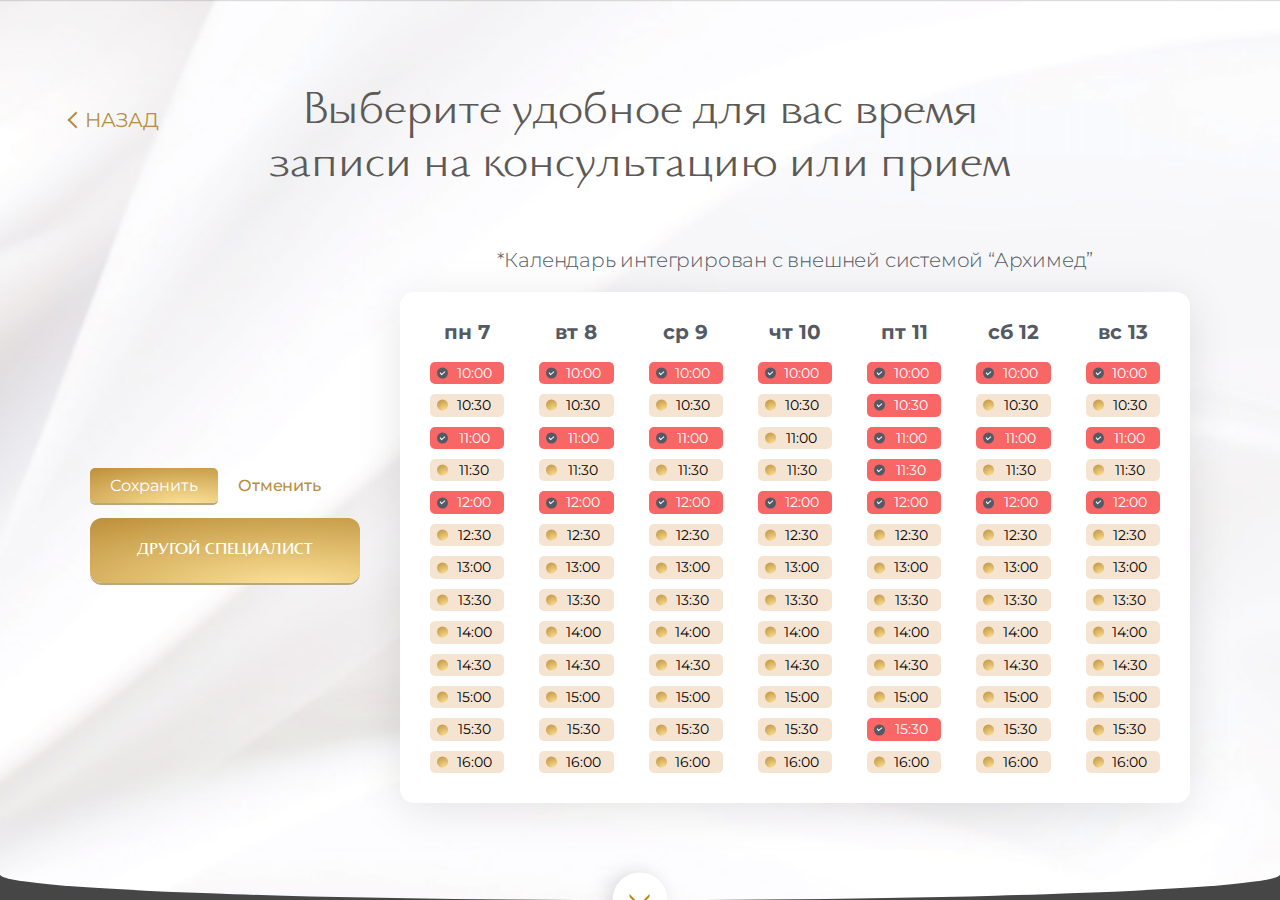
<file: registration.html>
<!DOCTYPE html>
<html lang="ru">

<head>
   <meta charset="UTF-8">
   <meta name="viewport" content="width=device-width, initial-scale=1.0">
   <meta http-equiv="X-UA-Compatible" content="ie=edge">
   <meta name="format-detection" content="telephone=no">
   <title>Choose-expert</title>
   <link rel="stylesheet" href="css/style.css">
</head>

<body>
   <section class="registration quiz" id="registration">
      <a href="index.html" class="choose-expert__navigationbutton navigationbutton header__navigationbutton--bottom">
         <span class="arrow"></span>
      </a>
      <div class="container">
         <div class="registration__body">
            <a onclick="javascript:history.back();return false;"
               class="registration__link choose-expert__link back-link">НАЗАД</a>
            <h2 class="registration__title section-title">Выберите удобное для вас время записи на консультацию или
               прием</h2>
            <div class="registration__content">
               <div class="registration__column expert-column">
                  <div class="expert-column__nav">
                     <a href="thanks.html" class="expert-column__save">Сохранить</a>
                     <a href="№!" class="expert-column__disable">Отменить</a>
                  </div>
                  <div class="expert-column__item slider-experts__item " data-expertchoose="exp1">
                     <a href="thanks.html" class="slider-experts__foto">
                        <img src="img/main/experts/expert1-1.png" alt="expert1">
                     </a>
                     <div class="slider-experts__name">
                        <p>Власова</p> Елена Евгеньевна
                     </div>
                     <p class="slider-experts__vocation">Врач - косметолог</p>
                  </div>
                  <div class="expert-column__item slider-experts__item " data-expertchoose="exp2">
                     <a href="thanks.html" class="slider-experts__foto">
                        <img src="img/main/experts/expert2-2.png" alt="expert2">
                     </a>
                     <div class="slider-experts__name">
                        <p>Тарасова</p> Ольга Максимовна
                     </div>
                     <p class="slider-experts__vocation">Врач - косметолог</p>
                  </div>
                  <div class="expert-column__item slider-experts__item " data-expertchoose="exp3">
                     <a href="thanks.html" class="slider-experts__foto">
                        <img src="img/main/experts/expert3-3.png" alt="expert3">
                     </a>
                     <div class="slider-experts__name">
                        <p>Петрова</p> София Владимировна
                     </div>
                     <p class="slider-experts__vocation">Врач - косметолог</p>
                  </div>
                  <div class="expert-column__chanche button-consultation">
                     <a href="#!">ДРУГОЙ СПЕЦИАЛИСТ</a>
                  </div>
               </div>
               <div class="registration__regblock regblock">
                  <p class="regblock__tip">*Календарь интегрирован с внешней системой “Архимед”</p>
                  <div class="regblock__calendar calendar">
                     <div class="calendar__day" id="day-one">
                        <button class="calendar__item calendar__item--day ">пн 7</button>
                        <button class="calendar__item calendar__item--hour busy">10:00</button>
                        <button class="calendar__item calendar__item--hour ">10:30</button>
                        <button class="calendar__item calendar__item--hour busy">11:00</button>
                        <button class="calendar__item calendar__item--hour ">11:30</button>
                        <button class="calendar__item calendar__item--hour busy">12:00</button>
                        <button class="calendar__item calendar__item--hour ">12:30</button>
                        <button class="calendar__item calendar__item--hour ">13:00</button>
                        <button class="calendar__item calendar__item--hour ">13:30</button>
                        <button class="calendar__item calendar__item--hour">14:00</button>
                        <button class="calendar__item calendar__item--hour ">14:30</button>
                        <button class="calendar__item calendar__item--hour ">15:00</button>
                        <button class="calendar__item calendar__item--hour ">15:30</button>
                        <button class="calendar__item calendar__item--hour ">16:00</button>
                     </div>
                     <div class="calendar__day" id="day-two">
                        <button class="calendar__item calendar__item--day ">вт 8</button>
                        <button class="calendar__item calendar__item--hour busy">10:00</button>
                        <button class="calendar__item calendar__item--hour ">10:30</button>
                        <button class="calendar__item calendar__item--hour busy">11:00</button>
                        <button class="calendar__item calendar__item--hour ">11:30</button>
                        <button class="calendar__item calendar__item--hour busy">12:00</button>
                        <button class="calendar__item calendar__item--hour ">12:30</button>
                        <button class="calendar__item calendar__item--hour ">13:00</button>
                        <button class="calendar__item calendar__item--hour ">13:30</button>
                        <button class="calendar__item calendar__item--hour">14:00</button>
                        <button class="calendar__item calendar__item--hour ">14:30</button>
                        <button class="calendar__item calendar__item--hour ">15:00</button>
                        <button class="calendar__item calendar__item--hour ">15:30</button>
                        <button class="calendar__item calendar__item--hour ">16:00</button>
                     </div>
                     <div class="calendar__day" id="day-tree">
                        <button class="calendar__item calendar__item--day ">ср 9</button>
                        <button class="calendar__item calendar__item--hour busy">10:00</button>
                        <button class="calendar__item calendar__item--hour ">10:30</button>
                        <button class="calendar__item calendar__item--hour busy">11:00</button>
                        <button class="calendar__item calendar__item--hour ">11:30</button>
                        <button class="calendar__item calendar__item--hour busy">12:00</button>
                        <button class="calendar__item calendar__item--hour ">12:30</button>
                        <button class="calendar__item calendar__item--hour ">13:00</button>
                        <button class="calendar__item calendar__item--hour ">13:30</button>
                        <button class="calendar__item calendar__item--hour">14:00</button>
                        <button class="calendar__item calendar__item--hour ">14:30</button>
                        <button class="calendar__item calendar__item--hour ">15:00</button>
                        <button class="calendar__item calendar__item--hour ">15:30</button>
                        <button class="calendar__item calendar__item--hour ">16:00</button>
                     </div>
                     <div class="calendar__day" id="day-four">
                        <button class="calendar__item calendar__item--day ">чт 10</button>
                        <button class="calendar__item calendar__item--hour busy">10:00</button>
                        <button class="calendar__item calendar__item--hour ">10:30</button>
                        <button class="calendar__item calendar__item--hour">11:00</button>
                        <button class="calendar__item calendar__item--hour ">11:30</button>
                        <button class="calendar__item calendar__item--hour busy">12:00</button>
                        <button class="calendar__item calendar__item--hour ">12:30</button>
                        <button class="calendar__item calendar__item--hour ">13:00</button>
                        <button class="calendar__item calendar__item--hour ">13:30</button>
                        <button class="calendar__item calendar__item--hour">14:00</button>
                        <button class="calendar__item calendar__item--hour ">14:30</button>
                        <button class="calendar__item calendar__item--hour ">15:00</button>
                        <button class="calendar__item calendar__item--hour ">15:30</button>
                        <button class="calendar__item calendar__item--hour ">16:00</button>
                     </div>
                     <div class="calendar__day" id="day-five">
                        <button class="calendar__item calendar__item--day ">пт 11</button>
                        <button class="calendar__item calendar__item--hour busy">10:00</button>
                        <button class="calendar__item calendar__item--hour busy">10:30</button>
                        <button class="calendar__item calendar__item--hour busy">11:00</button>
                        <button class="calendar__item calendar__item--hour busy">11:30</button>
                        <button class="calendar__item calendar__item--hour busy">12:00</button>
                        <button class="calendar__item calendar__item--hour ">12:30</button>
                        <button class="calendar__item calendar__item--hour ">13:00</button>
                        <button class="calendar__item calendar__item--hour ">13:30</button>
                        <button class="calendar__item calendar__item--hour">14:00</button>
                        <button class="calendar__item calendar__item--hour ">14:30</button>
                        <button class="calendar__item calendar__item--hour ">15:00</button>
                        <button class="calendar__item calendar__item--hour busy">15:30</button>
                        <button class="calendar__item calendar__item--hour ">16:00</button>
                     </div>
                     <div class="calendar__day" id="day-six">
                        <button class="calendar__item calendar__item--day ">сб 12</button>
                        <button class="calendar__item calendar__item--hour busy">10:00</button>
                        <button class="calendar__item calendar__item--hour ">10:30</button>
                        <button class="calendar__item calendar__item--hour busy">11:00</button>
                        <button class="calendar__item calendar__item--hour ">11:30</button>
                        <button class="calendar__item calendar__item--hour busy">12:00</button>
                        <button class="calendar__item calendar__item--hour ">12:30</button>
                        <button class="calendar__item calendar__item--hour ">13:00</button>
                        <button class="calendar__item calendar__item--hour ">13:30</button>
                        <button class="calendar__item calendar__item--hour">14:00</button>
                        <button class="calendar__item calendar__item--hour ">14:30</button>
                        <button class="calendar__item calendar__item--hour ">15:00</button>
                        <button class="calendar__item calendar__item--hour ">15:30</button>
                        <button class="calendar__item calendar__item--hour ">16:00</button>
                     </div>
                     <div class="calendar__day" id="day-seven">
                        <button class="calendar__item calendar__item--day ">вс 13</button>
                        <button class="calendar__item calendar__item--hour busy">10:00</button>
                        <button class="calendar__item calendar__item--hour ">10:30</button>
                        <button class="calendar__item calendar__item--hour busy">11:00</button>
                        <button class="calendar__item calendar__item--hour ">11:30</button>
                        <button class="calendar__item calendar__item--hour busy">12:00</button>
                        <button class="calendar__item calendar__item--hour ">12:30</button>
                        <button class="calendar__item calendar__item--hour ">13:00</button>
                        <button class="calendar__item calendar__item--hour ">13:30</button>
                        <button class="calendar__item calendar__item--hour">14:00</button>
                        <button class="calendar__item calendar__item--hour ">14:30</button>
                        <button class="calendar__item calendar__item--hour ">15:00</button>
                        <button class="calendar__item calendar__item--hour ">15:30</button>
                        <button class="calendar__item calendar__item--hour ">16:00</button>
                     </div>
                  </div>
               </div>
            </div>
         </div>
      </div>
      <div class="popup registration__popup" id="experts-select">
         <div class="popup__body">
            <div class="popup__content pop-content">
               <a href="#" class="popup__closebtn">+</a>
               <div class="pop-content__item" data-expertchoose="exp1">
                  <a href="#!" class="pop-content__expert">
                     <img src="img/main/experts/expert1-1.png" alt="expert1">
                  </a>
                  <div class="slider-experts__name pop-content__expert-name">
                     <p>Власова</p> Елена Евгеньевна
                  </div>
               </div>
               <div class="pop-content__item" data-expertchoose="exp2">
                  <a href="#!" class="pop-content__expert">
                     <img src="img/main/experts/expert2-2.png" alt="expert2">
                  </a>
                  <div class="slider-experts__name pop-content__expert-name">
                     <p>Тарасова</p> Ольга Максимовна
                  </div>
               </div>
               <div class="pop-content__item" data-expertchoose="exp3">
                  <a href="#!" class="pop-content__expert">
                     <img src="img/main/experts/expert3-3.png" alt="expert3">
                  </a>
                  <div class="slider-experts__name pop-content__expert-name">
                     <p>Петрова</p> София Владимировна
                  </div>
               </div>
            </div>
         </div>
      </div>
   </section>
   
   <script src="js/registration.js"></script>
   <script src="js/tab.js"></script>

</body>


</html>
</file>
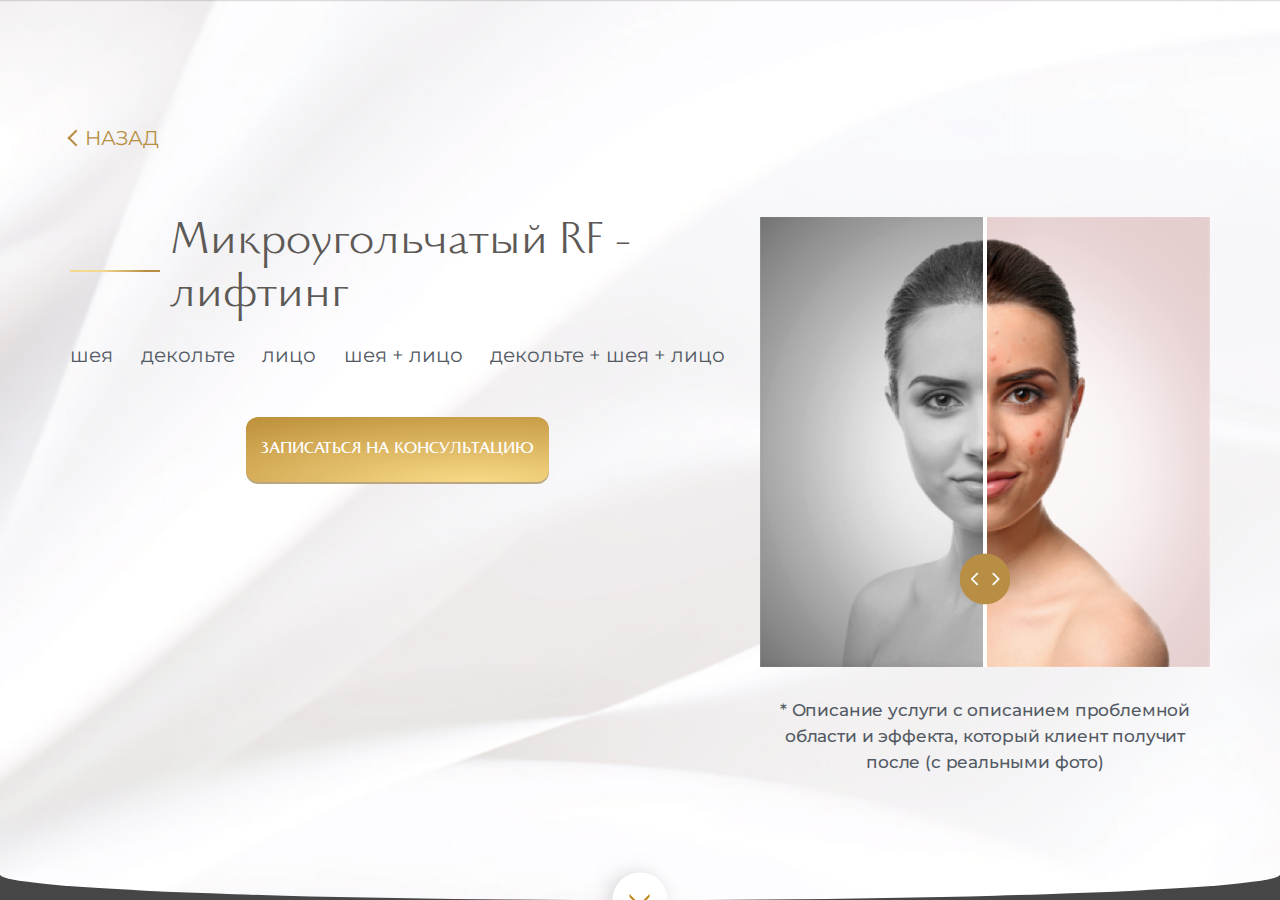
<file: service_one.html>
<!DOCTYPE html>
<html lang="ru">

<head>
   <meta charset="UTF-8">
   <meta name="viewport" content="width=device-width, initial-scale=1.0">
   <meta http-equiv="X-UA-Compatible" content="ie=edge">
   <meta name="format-detection" content="telephone=no">
   <title>Service_one</title>
   <link rel="stylesheet" href="css/style.css">
</head>

<body>
   <section class="service-one quiz">
      <a href="index.html" class="service-one__navigationbutton header__navigationbutton navigationbutton header__navigationbutton--bottom">
         <span class="arrow"></span>
      </a>
      <div class="container">
         <div class="service-one__body">
            <a onclick="javascript:history.back();return false;" class="service-one__back-link back-link">НАЗАД</a>
            <div class="service-one__content">
               <div class="service-one__info">
                  <h2 class="service-one__title section-title">Микроугольчатый RF - лифтинг</h2>
                  <div class="service-one__text"  data-service="face">
                     <p>
                        Аппаратная процедура, где радиочастотная RF - энергия поступаетнепосредственно в кожу, на заданную
                        глубину
                        с помощью аппликатора с тончайшими микроиглами
                     </p>
                     <p>
                        <span>Показания</span>: Мешки под глазами, рубцевания и шрамы, пигментные пятна, первые признаки старения,
                        расширенные поры
                     </p>
                     <p>
                        <span>Эффект</span>: Подтянутые щеки, избавление от морщин, естественное насыщение белком, ликвидация рубцов и
                        высыпаний
                     </p>
                  </div>
                  <div class="service-one__text" id="neck" data-service="neck">
                     <p>
                        Аппаратная процедура, где радиочастотная RF - энергия поступаетнепосредственно в кожу, на заданную
                        глубину
                        с помощью аппликатора с тончайшими микроиглами "ШЕЯ"
                     </p>
                     <p>
                        <span>Показания</span>: Мешки под глазами, рубцевания и шрамы, пигментные пятна, первые признаки старения,
                        расширенные поры
                     </p>
                     <p>
                        <span>Эффект</span>: Подтянутые щеки, избавление от морщин, естественное насыщение белком, ликвидация рубцов и
                        высыпаний
                     </p>
                  </div>
                  <ul class="service-one__place place">
                     <li class="place__item" data-service="neck"><a href="#">шея</a></li>
                     <li class="place__item" data-service="decollete" id="decollete"><a href="#">декольте</a></li>
                     <li class="place__item" data-service="face" id="face"><a href="#">лицо</a></li>
                     <li class="place__item" data-service="neckface" id="neckface"><a href="#">шея + лицо</a></li>
                     <li class="place__item" data-service="decolleteneckface" id="decolleteneckface"><a href="#">декольте + шея + лицо</a></li>
                  </ul>
                  <div class="service-one__button button-consultation">
                     <a href="choose-expert.html">ЗАПИСАТЬСЯ НА КОНСУЛЬТАЦИЮ</a>
                  </div>
               </div>
               <div class="service-one__vision">
                  <div class="service-one__interactive interactive">
                     <div class="interactive__before"><img class="interactive__before-img"
                           src="img/services_index/1-1.png" alt="before"></div>
                     <input class="interactive__after" value="50" type="range" max="100" min="0">
                  </div>
                  <p class="service-one__tips">
                     * Описание услуги с описанием проблемной области и эффекта, который клиент получит после (с реальными фото)
                  </p>
               </div>
            </div>
         </div>
      </div>
   </section>
   <script src="js/input-range.js"></script>
   <script src="js/tab.js"></script>
</body>


</html>
</file>
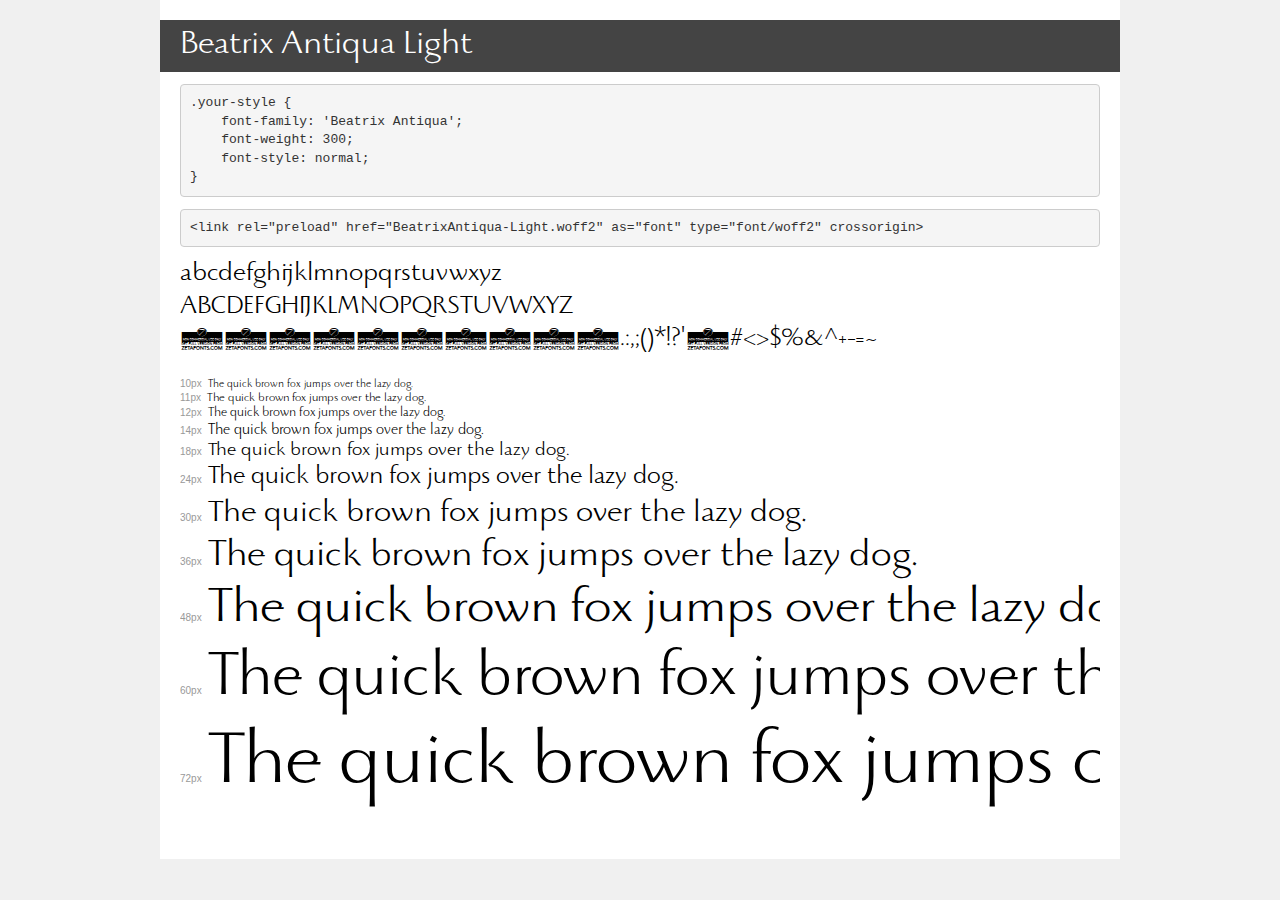
<file: fonts/BeatrixAntiqua-300/demo.html>
<!DOCTYPE html>
<html lang="en">
<head>
    <meta charset="utf-8">
    <meta http-equiv="X-UA-Compatible" content="IE=edge">
    <meta name="viewport" content="width=device-width, initial-scale=1">
    <meta name="robots" content="noindex, noarchive">
    <meta name="format-detection" content="telephone=no">
    <title>Transfonter demo</title>
    <link href="stylesheet.css" rel="stylesheet">
    <style>
        /*
        http://meyerweb.com/eric/tools/css/reset/
        v2.0 | 20110126
        License: none (public domain)
        */
        html, body, div, span, applet, object, iframe,
        h1, h2, h3, h4, h5, h6, p, blockquote, pre,
        a, abbr, acronym, address, big, cite, code,
        del, dfn, em, img, ins, kbd, q, s, samp,
        small, strike, strong, sub, sup, tt, var,
        b, u, i, center,
        dl, dt, dd, ol, ul, li,
        fieldset, form, label, legend,
        table, caption, tbody, tfoot, thead, tr, th, td,
        article, aside, canvas, details, embed,
        figure, figcaption, footer, header, hgroup,
        menu, nav, output, ruby, section, summary,
        time, mark, audio, video {
            margin: 0;
            padding: 0;
            border: 0;
            font-size: 100%;
            font: inherit;
            vertical-align: baseline;
        }
        /* HTML5 display-role reset for older browsers */
        article, aside, details, figcaption, figure,
        footer, header, hgroup, menu, nav, section {
            display: block;
        }
        body {
            line-height: 1;
        }
        ol, ul {
            list-style: none;
        }
        blockquote, q {
            quotes: none;
        }
        blockquote:before, blockquote:after,
        q:before, q:after {
            content: '';
            content: none;
        }
        table {
            border-collapse: collapse;
            border-spacing: 0;
        }
        /* demo styles */
        body {
            background: #f0f0f0;
            color: #000;
        }
        .page {
            background: #fff;
            width: 920px;
            margin: 0 auto;
            padding: 20px 20px 0 20px;
            overflow: hidden;
        }
        .font-container {
            overflow-x: auto;
            overflow-y: hidden;
            margin-bottom: 40px;
            line-height: 1.3;
            white-space: nowrap;
            padding-bottom: 5px;
        }
        h1 {
            position: relative;
            background: #444;
            font-size: 32px;
            color: #fff;
            padding: 10px 20px;
            margin: 0 -20px 12px -20px;
        }
        .letters {
            font-size: 25px;
            margin-bottom: 20px;
        }
        .s10:before {
            content: '10px';
        }
        .s11:before {
            content: '11px';
        }
        .s12:before {
            content: '12px';
        }
        .s14:before {
            content: '14px';
        }
        .s18:before {
            content: '18px';
        }
        .s24:before {
            content: '24px';
        }
        .s30:before {
            content: '30px';
        }
        .s36:before {
            content: '36px';
        }
        .s48:before {
            content: '48px';
        }
        .s60:before {
            content: '60px';
        }
        .s72:before {
            content: '72px';
        }
        .s10:before, .s11:before, .s12:before, .s14:before,
        .s18:before, .s24:before, .s30:before, .s36:before,
        .s48:before, .s60:before, .s72:before {
            font-family: Arial, sans-serif;
            font-size: 10px;
            font-weight: normal;
            font-style: normal;
            color: #999;
            padding-right: 6px;
        }
        pre {
            display: block;
            padding: 9px;
            margin: 0 0 12px;
            font-family: Monaco, Menlo, Consolas, "Courier New", monospace;
            font-size: 13px;
            line-height: 1.428571429;
            color: #333;
            font-weight: normal;
            font-style: normal;
            background-color: #f5f5f5;
            border: 1px solid #ccc;
            overflow-x: auto;
            border-radius: 4px;
        }
        /* responsive */
        @media (max-width: 959px) {
            .page {
                width: auto;
                margin: 0;
            }
        }
    </style>
</head>
<body>
<div class="page">
    <div class="demo">
        <h1 style="font-family: 'Beatrix Antiqua'; font-weight: 300; font-style: normal;">Beatrix Antiqua Light</h1>
        <pre title="Usage">.your-style {
    font-family: 'Beatrix Antiqua';
    font-weight: 300;
    font-style: normal;
}</pre>
        <pre title="Preload (optional)">
&lt;link rel=&quot;preload&quot; href=&quot;BeatrixAntiqua-Light.woff2&quot; as=&quot;font&quot; type=&quot;font/woff2&quot; crossorigin&gt;</pre>
        <div class="font-container" style="font-family: 'Beatrix Antiqua'; font-weight: 300; font-style: normal;">
            <p class="letters">
                abcdefghijklmnopqrstuvwxyz<br>
ABCDEFGHIJKLMNOPQRSTUVWXYZ<br>
                0123456789.:,;()*!?'@#&lt;&gt;$%&^+-=~
            </p>
            <p class="s10" style="font-size: 10px;">The quick brown fox jumps over the lazy dog.</p>
            <p class="s11" style="font-size: 11px;">The quick brown fox jumps over the lazy dog.</p>
            <p class="s12" style="font-size: 12px;">The quick brown fox jumps over the lazy dog.</p>
            <p class="s14" style="font-size: 14px;">The quick brown fox jumps over the lazy dog.</p>
            <p class="s18" style="font-size: 18px;">The quick brown fox jumps over the lazy dog.</p>
            <p class="s24" style="font-size: 24px;">The quick brown fox jumps over the lazy dog.</p>
            <p class="s30" style="font-size: 30px;">The quick brown fox jumps over the lazy dog.</p>
            <p class="s36" style="font-size: 36px;">The quick brown fox jumps over the lazy dog.</p>
            <p class="s48" style="font-size: 48px;">The quick brown fox jumps over the lazy dog.</p>
            <p class="s60" style="font-size: 60px;">The quick brown fox jumps over the lazy dog.</p>
            <p class="s72" style="font-size: 72px;">The quick brown fox jumps over the lazy dog.</p>
        </div>
    </div>

</div>
</body>
</html>
</file>
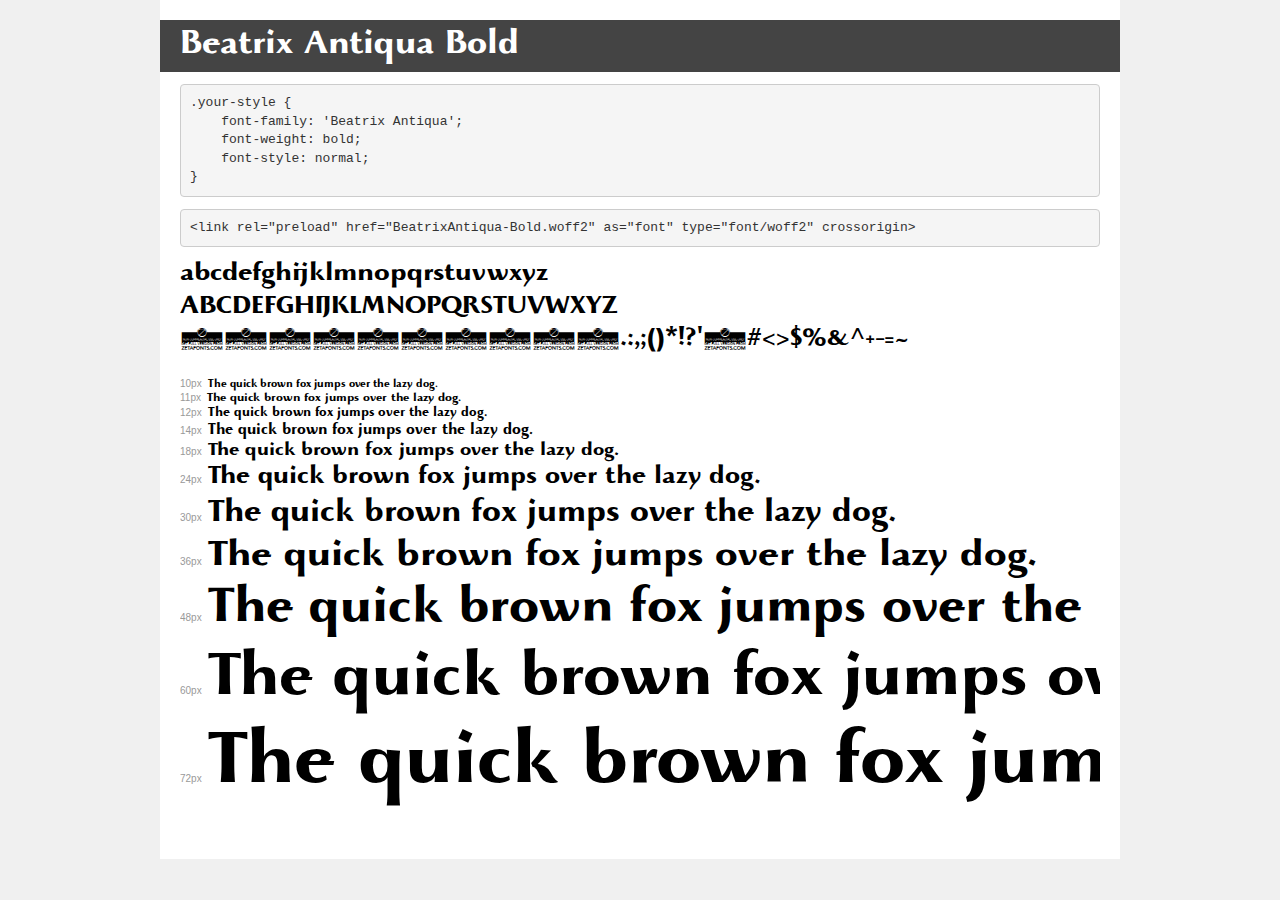
<file: fonts/BeatrixAntiqua-700/demo.html>
<!DOCTYPE html>
<html lang="en">
<head>
    <meta charset="utf-8">
    <meta http-equiv="X-UA-Compatible" content="IE=edge">
    <meta name="viewport" content="width=device-width, initial-scale=1">
    <meta name="robots" content="noindex, noarchive">
    <meta name="format-detection" content="telephone=no">
    <title>Transfonter demo</title>
    <link href="stylesheet.css" rel="stylesheet">
    <style>
        /*
        http://meyerweb.com/eric/tools/css/reset/
        v2.0 | 20110126
        License: none (public domain)
        */
        html, body, div, span, applet, object, iframe,
        h1, h2, h3, h4, h5, h6, p, blockquote, pre,
        a, abbr, acronym, address, big, cite, code,
        del, dfn, em, img, ins, kbd, q, s, samp,
        small, strike, strong, sub, sup, tt, var,
        b, u, i, center,
        dl, dt, dd, ol, ul, li,
        fieldset, form, label, legend,
        table, caption, tbody, tfoot, thead, tr, th, td,
        article, aside, canvas, details, embed,
        figure, figcaption, footer, header, hgroup,
        menu, nav, output, ruby, section, summary,
        time, mark, audio, video {
            margin: 0;
            padding: 0;
            border: 0;
            font-size: 100%;
            font: inherit;
            vertical-align: baseline;
        }
        /* HTML5 display-role reset for older browsers */
        article, aside, details, figcaption, figure,
        footer, header, hgroup, menu, nav, section {
            display: block;
        }
        body {
            line-height: 1;
        }
        ol, ul {
            list-style: none;
        }
        blockquote, q {
            quotes: none;
        }
        blockquote:before, blockquote:after,
        q:before, q:after {
            content: '';
            content: none;
        }
        table {
            border-collapse: collapse;
            border-spacing: 0;
        }
        /* demo styles */
        body {
            background: #f0f0f0;
            color: #000;
        }
        .page {
            background: #fff;
            width: 920px;
            margin: 0 auto;
            padding: 20px 20px 0 20px;
            overflow: hidden;
        }
        .font-container {
            overflow-x: auto;
            overflow-y: hidden;
            margin-bottom: 40px;
            line-height: 1.3;
            white-space: nowrap;
            padding-bottom: 5px;
        }
        h1 {
            position: relative;
            background: #444;
            font-size: 32px;
            color: #fff;
            padding: 10px 20px;
            margin: 0 -20px 12px -20px;
        }
        .letters {
            font-size: 25px;
            margin-bottom: 20px;
        }
        .s10:before {
            content: '10px';
        }
        .s11:before {
            content: '11px';
        }
        .s12:before {
            content: '12px';
        }
        .s14:before {
            content: '14px';
        }
        .s18:before {
            content: '18px';
        }
        .s24:before {
            content: '24px';
        }
        .s30:before {
            content: '30px';
        }
        .s36:before {
            content: '36px';
        }
        .s48:before {
            content: '48px';
        }
        .s60:before {
            content: '60px';
        }
        .s72:before {
            content: '72px';
        }
        .s10:before, .s11:before, .s12:before, .s14:before,
        .s18:before, .s24:before, .s30:before, .s36:before,
        .s48:before, .s60:before, .s72:before {
            font-family: Arial, sans-serif;
            font-size: 10px;
            font-weight: normal;
            font-style: normal;
            color: #999;
            padding-right: 6px;
        }
        pre {
            display: block;
            padding: 9px;
            margin: 0 0 12px;
            font-family: Monaco, Menlo, Consolas, "Courier New", monospace;
            font-size: 13px;
            line-height: 1.428571429;
            color: #333;
            font-weight: normal;
            font-style: normal;
            background-color: #f5f5f5;
            border: 1px solid #ccc;
            overflow-x: auto;
            border-radius: 4px;
        }
        /* responsive */
        @media (max-width: 959px) {
            .page {
                width: auto;
                margin: 0;
            }
        }
    </style>
</head>
<body>
<div class="page">
    <div class="demo">
        <h1 style="font-family: 'Beatrix Antiqua'; font-weight: bold; font-style: normal;">Beatrix Antiqua Bold</h1>
        <pre title="Usage">.your-style {
    font-family: 'Beatrix Antiqua';
    font-weight: bold;
    font-style: normal;
}</pre>
        <pre title="Preload (optional)">
&lt;link rel=&quot;preload&quot; href=&quot;BeatrixAntiqua-Bold.woff2&quot; as=&quot;font&quot; type=&quot;font/woff2&quot; crossorigin&gt;</pre>
        <div class="font-container" style="font-family: 'Beatrix Antiqua'; font-weight: bold; font-style: normal;">
            <p class="letters">
                abcdefghijklmnopqrstuvwxyz<br>
ABCDEFGHIJKLMNOPQRSTUVWXYZ<br>
                0123456789.:,;()*!?'@#&lt;&gt;$%&^+-=~
            </p>
            <p class="s10" style="font-size: 10px;">The quick brown fox jumps over the lazy dog.</p>
            <p class="s11" style="font-size: 11px;">The quick brown fox jumps over the lazy dog.</p>
            <p class="s12" style="font-size: 12px;">The quick brown fox jumps over the lazy dog.</p>
            <p class="s14" style="font-size: 14px;">The quick brown fox jumps over the lazy dog.</p>
            <p class="s18" style="font-size: 18px;">The quick brown fox jumps over the lazy dog.</p>
            <p class="s24" style="font-size: 24px;">The quick brown fox jumps over the lazy dog.</p>
            <p class="s30" style="font-size: 30px;">The quick brown fox jumps over the lazy dog.</p>
            <p class="s36" style="font-size: 36px;">The quick brown fox jumps over the lazy dog.</p>
            <p class="s48" style="font-size: 48px;">The quick brown fox jumps over the lazy dog.</p>
            <p class="s60" style="font-size: 60px;">The quick brown fox jumps over the lazy dog.</p>
            <p class="s72" style="font-size: 72px;">The quick brown fox jumps over the lazy dog.</p>
        </div>
    </div>

</div>
</body>
</html>
</file>
<file: css/style.css>
@charset "UTF-8";
/* --------NULL and FONTS-----------------------------------------------------*/
@import url("https://fonts.googleapis.com/css2?family=Montserrat:ital,wght@0,300;0,400;0,500;0,700;1,400&display=swap");
* {
  padding: 0;
  margin: 0;
  border: 0;
}

*, *:before, *:after {
  box-sizing: border-box;
}

:focus, :active {
  outline: none;
}

a:focus, a:active {
  outline: none;
}

nav, footer, header, aside {
  display: block;
}

html, body {
  height: 100%;
  width: 100%;
  font-size: 100%;
  line-height: 1;
  font-size: 14px;
  -ms-text-size-adjust: 100%;
  -moz-text-size-adjust: 100%;
  -webkit-text-size-adjust: 100%;
}

body {
  background-color: rgb(70, 70, 70);
}

input, button, textarea {
  font-family: inherit;
}

input::-ms-clear {
  display: none;
} /* убирает крест из формы в IE */
button {
  cursor: pointer;
}

button::-moz-focus-inner {
  padding: 0;
  border: 0;
}

a, a:visited, a:hover {
  text-decoration: none;
}

ul li {
  list-style: none;
}

img {
  vertical-align: top;
}

h1, h2, h3, h4, h5, h6 {
  font-size: inherit;
  font-weight: 400;
}

@font-face {
  font-family: "Beatrix Antiqua";
  src: url("../fonts/BeatrixAntiqua-300/BeatrixAntiqua-Light.eot");
  src: url("../fonts/BeatrixAntiqua-300/BeatrixAntiqua-Light.eot?#iefix") format("embedded-opentype"), url("../fonts/BeatrixAntiqua-300/BeatrixAntiqua-Light.woff2") format("woff2"), url("../fonts/BeatrixAntiqua-300/BeatrixAntiqua-Light.woff") format("woff"), url("../fonts/BeatrixAntiqua-300/BeatrixAntiqua-Light.ttf") format("truetype");
  font-weight: 300;
  font-style: normal;
  font-display: swap;
}
@font-face {
  font-family: "Beatrix Antiqua";
  src: url("../fonts/BeatrixAntiqua-700/BeatrixAntiqua-Bold.eot");
  src: url("../fonts/BeatrixAntiqua-700/BeatrixAntiqua-Bold.eot?#iefix") format("embedded-opentype"), url("../fonts/BeatrixAntiqua-700/BeatrixAntiqua-Bold.woff2") format("woff2"), url("../fonts/BeatrixAntiqua-700/BeatrixAntiqua-Bold.woff") format("woff"), url("../fonts/BeatrixAntiqua-700/BeatrixAntiqua-Bold.ttf") format("truetype"), url("../fonts/BeatrixAntiqua-700/BeatrixAntiqua-Bold.svg#BeatrixAntiqua-Bold") format("svg");
  font-weight: 700;
  font-style: normal;
  font-display: swap;
}
@font-face {
  font-family: "Beatrix Antiqua";
  src: url("../fonts/BeatrixAntiqua-400/BeatrixAntiqua-Regular.eot");
  src: url("../fonts/BeatrixAntiqua-400/BeatrixAntiqua-Regular.eot?#iefix") format("embedded-opentype"), url("../fonts/BeatrixAntiqua-400/BeatrixAntiqua-Regular.woff2") format("woff2"), url("../fonts/BeatrixAntiqua-400/BeatrixAntiqua-Regular.woff") format("woff"), url("../fonts/BeatrixAntiqua-400/BeatrixAntiqua-Regular.ttf") format("truetype"), url("../fonts/BeatrixAntiqua-400/BeatrixAntiqua-Regular.svg#BeatrixAntiqua-Bold") format("svg");
  font-weight: 400;
  font-style: normal;
  font-display: swap;
}
/* --------NULL and FONTS-----------------------------------------------------*/
body {
  font-family: "Montserrat", sans-serif;
  font-style: normal;
  min-width: 374px;
}

.lock {
  height: 100vh;
  overflow: hidden;
}

.container {
  width: 100%;
  max-width: 1170px;
  min-width: 0;
  padding: 0 15px;
  margin: 0 auto;
}

.ibg {
  background-position: center;
  background-size: cover;
  background-repeat: no-repeat;
  position: relative;
}

.ibg img {
  width: 0;
  height: 0;
  position: absolute;
  top: 0;
  left: 0;
  opacity: 0;
  visibility: hidden;
}

/* ---------------------------------------------------------------------------*/
.menu {
  display: flex;
  justify-content: flex-start;
}
.menu__item {
  margin-left: 20px;
  font-size: 18px;
  line-height: 22px;
  letter-spacing: -0.005em;
}
.menu__item a {
  color: #535A64;
}
.menu__item:first-child {
  margin-left: 0;
}
.menu__item:hover {
  transition: 0.2s ease;
}
.menu__item:hover a {
  text-decoration: underline;
  text-underline-offset: 2px;
}
.menu__item.active a {
  color: #C79D49;
}

.logo {
  display: inline-flex;
  width: 80px;
  height: 80px;
}
.logo img {
  width: 100%;
  height: 100%;
  -o-object-fit: cover;
     object-fit: cover;
}
@media (max-width: 768px) {
  .logo {
    width: 50px;
    height: 50px;
  }
}

.arrow {
  cursor: pointer;
  display: flex;
  justify-content: center;
  align-items: center;
  width: 20px;
  height: 20px;
  position: relative;
  overflow: hidden;
}
.arrow::after {
  position: absolute;
  content: "";
  height: 2px;
  width: 100%;
  top: 2px;
  left: -2px;
  transform: rotate(45deg);
  background-color: rgb(189, 135, 18);
}
.arrow::before {
  position: absolute;
  content: "";
  height: 2px;
  width: 100%;
  top: 16px;
  left: -2px;
  transform: rotate(-45deg);
  background-color: rgb(189, 135, 18);
}

.phone {
  font-size: 20px;
  line-height: 24px;
  color: #535A64;
  display: flex;
  align-items: center;
  transition: 0.3s ease-in-out;
}
.phone p {
  margin-left: 10px;
}
.phone:hover {
  text-decoration: underline;
  text-underline-offset: 3px;
  color: #C79D49;
}
.phone:hover img {
  transform: rotate(25deg) translate(0, 2px);
}
.phone img {
  display: block;
  width: 17px;
  height: 17px;
  -o-object-fit: cover;
     object-fit: cover;
  transition: 0.3s ease-in-out;
}
@media (max-width: 768px) {
  .phone {
    font-size: 14px;
  }
  .phone p, .phone img {
    display: none;
  }
}

.button-consultation {
  max-width: 360px;
  height: 65px;
  border-radius: 12px;
  box-shadow: 0px 2px #b9a683;
  transition: 0.2s ease-in-out;
  padding: 0 5px;
  background: radial-gradient(129.54% 136.88% at 75.75% 107.42%, #fcdd8a 0%, #BB8D37 100%);
}
.button-consultation:active {
  transform: scale(0.98) translate(0, 2px);
  box-shadow: 0 0;
}
.button-consultation:hover {
  background: radial-gradient(129.54% 136.88% at 75.75% 107.42%, #FEE49A 0%, #BB8D37 70%);
}
.button-consultation a {
  display: flex;
  justify-content: center;
  align-items: center;
  width: 100%;
  height: 100%;
  font-family: "Beatrix Antiqua";
  font-weight: 400;
  color: #000000;
  font-size: 16px;
  line-height: 19px;
  text-transform: uppercase;
}
@media (max-width: 768px) {
  .button-consultation {
    text-align: center;
    font-size: 14px;
    line-height: 16px;
  }
}

.navigationbutton {
  width: 55px;
  height: 55px;
  display: flex;
  justify-content: center;
  align-items: center;
  z-index: 20;
  border-radius: 50%;
  background-color: #fff;
  box-shadow: rgba(19, 18, 17, 0.1) 0px 4px 16px, rgba(19, 18, 17, 0.05) 0px 8px 32px;
}

.decor__foliage {
  width: 185px;
  height: 185px;
}
.decor__foliage img {
  max-width: 100%;
  height: 100%;
  -o-object-fit: cover;
     object-fit: cover;
}
.decor__sheet img {
  max-width: 100%;
  height: 100%;
  -o-object-fit: cover;
     object-fit: cover;
}
.decor__sheet--big {
  width: 100px;
  height: 100px;
}
.decor__sheet--small {
  width: 50px;
  height: 50px;
}

.tab__item-2 {
  left: 20%;
}

.header {
  background-color: #E7E4E2;
  border-radius: 0 0 200em 100em/4em;
  z-index: 1011;
  position: relative;
  flex-direction: column;
}
@media (max-width: 2000px) {
  .header {
    border-radius: 0 0 100em 100em/4em;
  }
}
.header .decor__foliage.active {
  position: absolute;
  transform: none;
  top: 583px;
  left: 20%;
  z-index: 11;
  opacity: 1;
}
@media (max-width: 768px) {
  .header .decor__foliage.active {
    display: none;
  }
}
.header .decor__foliage {
  transition: all 0.4s ease-in-out;
  position: absolute;
  transform: translate(-150%, -50%) rotate(180deg);
  opacity: 0;
}
.header .decor__sheet--big {
  position: absolute;
  top: 660px;
  right: 20%;
  z-index: 10;
  transform: scale(-1, 1);
}
@media (max-width: 768px) {
  .header .decor__sheet--big {
    display: none;
  }
}
.header .decor__sheet--small {
  position: absolute;
  left: 500px;
  z-index: 10;
}
.header .container {
  max-width: 1375px;
  padding: 0 10px;
}
@media (max-width: 992px) {
  .header .container {
    max-width: none;
  }
}
@media (max-width: 768px) {
  .header .container {
    padding-top: 50px;
  }
}
.header__body {
  padding: 35px 5px 0 5px;
  position: relative;
  min-height: 720px;
  margin: 0 auto;
  display: flex;
  flex-direction: column;
  align-items: flex-end;
  max-width: 100%;
  margin-bottom: 30px;
}
@media (max-width: 992px) {
  .header__body {
    padding: 35px 50px;
  }
}
.header__body > * {
  position: relative;
  z-index: 3;
}
.header__bg {
  transition: 0.6s ease-in;
  opacity: 0;
  display: block;
  position: absolute;
  left: 0;
  width: 100%;
  height: 100%;
  z-index: 3;
  border-radius: 0 0 200em 100em/4em;
  overflow: hidden;
}
@media (max-width: 2000px) {
  .header__bg {
    border-radius: 0 0 100em 100em/4em;
  }
}
.header__logo.active {
  top: 55px;
  left: 0;
  z-index: 150;
  padding: 0;
  transform: scale(1);
  transition: all 0.3s ease-in-out 0.3s;
}
@media (max-width: 992px) {
  .header__logo.active {
    position: absolute;
    top: 20px;
    left: 90%;
  }
}
@media (max-width: 768px) {
  .header__logo.active {
    position: fixed;
    left: 20px;
    top: 10px;
  }
}
.header__logo {
  position: absolute;
  transform: scale(0);
}
.header__menu {
  padding-right: 185px;
  position: relative;
  margin-bottom: 75px;
  transition: 0.2s ease;
}
@media (max-width: 992px) {
  .header__menu {
    align-self: center;
    padding: 0;
  }
}
@media (max-width: 768px) {
  .header__menu {
    padding-top: 100px;
    position: fixed;
    top: 0;
    left: 0;
    z-index: 50;
    width: 100%;
    height: 100%;
    background-color: #E7E4E2;
    transform: translateX(-100%);
  }
}
.header__menu.active {
  transform: translateX(0);
}
.header__burger {
  display: none;
  position: fixed;
  top: 0;
  left: 0;
  width: 100%;
  height: 70px;
  background-color: #C79D49;
  z-index: 149;
}
.header__burger span {
  transition: 0.2s ease-in;
  width: 50px;
  height: 4px;
  background-color: #000000;
  position: absolute;
  top: 15px;
  right: 10px;
}
.header__burger span:nth-child(2) {
  top: 30px;
}
.header__burger span:nth-child(3) {
  top: 45px;
}
@media (max-width: 768px) {
  .header__burger {
    display: block;
  }
}
.header__burger.active span {
  top: 30px;
  transform: rotate(-45deg);
}
.header__burger.active span:nth-child(2) {
  opacity: 0;
}
.header__burger.active span:nth-child(3) {
  top: 30px;
  transform: rotate(45deg);
}
@media (max-width: 768px) {
  .header__list {
    flex-direction: column;
  }
}
@media (max-width: 768px) {
  .header .menu__item {
    padding: 0 30px;
    flex: 1 1 auto;
    margin: 15px 0;
    text-align: left;
    font-size: 40px;
    line-height: 1.2;
    overflow: auto;
  }
}
.header__content {
  align-self: center;
  display: flex;
  flex-direction: column;
  max-width: 430px;
  margin-left: 300px;
  padding: 10px;
}
@media (max-width: 992px) {
  .header__content {
    margin-left: 220px;
  }
}
@media (max-width: 768px) {
  .header__content {
    align-self: flex-end;
    padding: 0 15px;
    margin-left: 20px;
  }
}
.header__contacts {
  display: flex;
  align-items: center;
  margin-bottom: 55px;
  gap: 10px;
}
@media (max-width: 768px) {
  .header__contacts {
    margin-bottom: 25px;
  }
}
@media (max-width: 767.98px) {
  .header__phone {
    display: none;
  }
}
.header__phonelink, .header__navpoint {
  flex: 0 0 37px;
  padding: 0px 0px 12% 0px;
  position: relative;
}
.header__phonelink img, .header__navpoint img {
  position: absolute;
  width: 100%;
  height: 100%;
  top: 0;
  left: 0;
  -o-object-fit: cover;
     object-fit: cover;
}
.header__phonelink:hover, .header__navpoint:hover {
  transition: 0.2s ease-in-out;
  opacity: 0.7;
  transform: scale(1.07);
}
@media (max-width: 768px) {
  .header__phonelink, .header__navpoint {
    margin-left: 15px;
    width: 35px;
    height: 35px;
  }
}
.header__title {
  font-family: "Beatrix Antiqua";
  font-weight: 300;
  font-size: 75px;
  color: #5C5956;
}
@media (max-width: 767.98px) {
  .header__title {
    font-size: 44px;
  }
}
.header__subtitle {
  font-family: "Beatrix Antiqua";
  font-weight: 300;
  font-size: 32px;
  line-height: 39px;
  color: #7B7773;
  margin-bottom: 10px;
  text-transform: uppercase;
}
@media (max-width: 767.98px) {
  .header__subtitle {
    font-size: 22px;
  }
}
.header__text {
  font-weight: 500;
  font-size: 19px;
  line-height: 26px;
  letter-spacing: -0.01em;
  color: #7B7773;
  margin-bottom: 70px;
}
.header__text a {
  font-style: italic;
  color: #C79D49;
}
.header__text a:hover {
  text-decoration: underline;
}
@media (max-width: 768px) {
  .header__text {
    font-size: 16px;
    line-height: 20px;
  }
}
.header__button {
  background-color: #BB8D37;
  margin-bottom: 70px;
}
.header__navigationbutton {
  transition: 0.2s ease-in-out;
  z-index: 12;
  position: absolute;
}
.header__navigationbutton--left {
  bottom: 40%;
  left: 5%;
  transform: scale(-1, 1);
}
.header__navigationbutton--left:active {
  transform: scale(-0.9, 0.9) translate(2%, 2%);
}
.header__navigationbutton--left:hover {
  transition: none;
  border: 1px solid #e9ba5d;
}
@media (max-width: 768px) {
  .header__navigationbutton--left {
    left: 1%;
    bottom: 60%;
  }
}
.header__navigationbutton--right {
  bottom: 40%;
  right: 10%;
}
.header__navigationbutton--right:active {
  transform: scale(0.9, 0.9) translate(2%, 2%);
}
.header__navigationbutton--right:hover {
  transition: none;
  border: 1px solid #e9ba5d;
}
@media (max-width: 1200px) {
  .header__navigationbutton--right {
    right: 2%;
  }
}
@media (max-width: 768px) {
  .header__navigationbutton--right {
    bottom: 60%;
    right: 1%;
  }
}
.header__navigationbutton--bottom {
  left: 50%;
  bottom: -55px;
  z-index: 10;
  transform: translate(-50%, -50%) rotate(90deg);
}
.header__navigationbutton--bottom:active {
  transform: scale(0.9, 0.9) translate(-55%, -55%) rotate(90deg);
}
.header__navigationbutton--bottom:hover {
  transition: none;
  border: 1px solid #e9ba5d;
}

.tabs-header {
  display: flex;
  align-items: center;
  margin-bottom: 35px;
  gap: 20px;
  overflow: hidden;
}
.tabs-header__numbers {
  display: inline-flex;
  justify-content: center;
  flex: 0 1 25%;
  font-size: 18px;
  line-height: 22px;
}
.tabs-header__numbers span {
  margin-left: 5px;
}
.tabs-header__numbers span:nth-child(3) {
  color: #535A64;
}
.tabs-header__numbers span:nth-child(1) {
  margin: 0;
}
.tabs-header__statusline {
  flex: 0 1 60%;
  height: 2px;
  position: relative;
  overflow: hidden;
}
.tabs-header__statusline-line {
  background-color: rgb(202, 136, 49);
  position: absolute;
  top: 0;
  left: 0;
  height: 100%;
  max-width: 100%;
}
.tabs-header__arrows {
  flex: 0 1 13%;
  display: inline-flex;
  align-items: center;
  justify-content: space-between;
  transition: 0.1s ease-in;
  cursor: pointer;
}
.tabs-header__arrows--left {
  transform: scale(-1, 1);
}
.tabs-header__arrows--left:hover {
  transform: scale(-1.1);
}
.tabs-header__arrows--left:active {
  transform: scale(-0.9, 0.8) translateX(2px);
}
.tabs-header__arrows--right:hover {
  transform: scale(1.1);
}
.tabs-header__arrows--right:active {
  transform: scale(0.9, 0.8) translateX(2px);
}

.main {
  overflow: hidden;
  margin: -70px 0px 0px 0px;
}

.decorservices {
  max-width: 650px;
  -o-object-fit: cover;
     object-fit: cover;
  z-index: 10;
}

.services {
  color: #5C5956;
  background: url(../img/main/services/bg.jpg) center/cover no-repeat;
  border-radius: 0 0 100em 100em/4em;
  margin: -270px 0px 0px 0px;
  position: relative;
  z-index: 2;
  margin: -170px 0px 0px 0px;
  padding: 190px 0px 0px 0px;
}
@media (max-width: 1199.13px) {
  .services {
    background: url(../img/main/services/bg.png) -400px 50px/cover no-repeat;
  }
}
.services .container {
  position: relative;
  display: flex;
  padding: 0;
}
.services__smalldecor {
  position: absolute;
  top: 20%;
  right: 10%;
}
.services__decor {
  position: absolute;
  bottom: -25%;
  right: -40%;
  z-index: 2;
}
.services__body {
  padding: 90px 10px 145px 10px;
  display: flex;
}
.services__choice {
  flex: 1 1 60%;
  position: relative;
  left: -20%;
  opacity: 0;
  transition: all 0.4s ease-in-out;
}
.services__choice.active {
  opacity: 1;
  left: 0%;
}
.services__price {
  flex: 1 1 40%;
  align-self: flex-end;
  display: flex;
  justify-content: flex-end;
}
.services__pricebody {
  align-self: flex-end;
  display: none;
  position: relative;
  padding: 35px 0 0 0;
}
.services__pricebody.active {
  display: flex;
}
.services__pricepoint {
  display: block;
  position: absolute;
  width: 62px;
  height: 62px;
  top: 0;
  left: 50%;
  transform: translate(-50%, 5%);
  -o-object-fit: cover;
     object-fit: cover;
  overflow: hidden;
}
.services__pricelist {
  background-color: #FEF4EA;
  max-width: 330px;
  border-radius: 15px;
  box-shadow: rgba(0, 0, 0, 0.56) 0px 22px 70px 4px;
  overflow: hidden;
  display: flex;
  flex-direction: column;
  justify-content: center;
  align-items: center;
}
.services__pricelist li:nth-child(even) {
  background-color: #fff;
}
.services__priceitem {
  width: 100%;
  height: 70px;
  display: flex;
}
.services__priceitem a {
  padding: 0 10px 0 30px;
  width: 100%;
  display: flex;
  align-items: center;
  justify-content: space-between;
  color: #535A64;
  transition: 0.2s ease-in-out;
}
.services__priceitem a:hover {
  color: #B78E43;
  transform: scale(1.03);
}
.services__priceitem span {
  max-width: 50%;
  font-size: 20px;
}
.services__priceitem span::first-letter {
  text-transform: uppercase;
}
.services__priceitem span:first-child {
  margin: 0;
}

.choiceservice {
  padding: 10px;
  display: inline-flex;
  flex-direction: column;
  justify-content: center;
  align-items: flex-start;
  gap: 25px;
}
@media (max-width: 1350.23px) {
  .choiceservice .section-title {
    margin: 0px 0px 0px 100px;
  }
}
@media (max-width: 423.13px) {
  .choiceservice .section-title {
    margin: 0px 0px 0px 50px;
  }
}
.choiceservice__title::before {
  content: "";
  position: absolute;
  width: 135px;
  height: 2px;
  top: 40%;
  left: -150px;
  background: linear-gradient(90deg, #F5DA8D 34.56%, #B78E43 84.76%);
  transform: matrix(1, 0, 0, -1, 0, 0);
}
@media (max-width: 767.13px) {
  .choiceservice__title::before {
    left: -70px;
    width: 60px;
  }
}
.choiceservice__subtitle {
  max-width: 90%;
  font-weight: 700;
  font-size: 20px;
  line-height: 127%;
}
.choiceservice__list {
  display: flex;
  flex-direction: column;
  gap: 25px;
}
@media (max-width: 767.13px) {
  .choiceservice__list {
    gap: 15px;
  }
}
.choiceservice__listitem {
  cursor: pointer;
  position: relative;
  transition: 0.2s ease-in-out 0.2s;
  font-size: 20px;
  line-height: 127%;
  color: #5C5956;
  text-transform: uppercase;
}
.choiceservice__listitem::before {
  content: "";
  opacity: 0;
  position: absolute;
  top: 50%;
  width: 20px;
  height: 2px;
  background-color: #B78E43;
  transform: translate(-50px, 0);
  transition: 0.2s ease-in-out 0.2s;
}
.choiceservice__listitem::after {
  content: "";
  position: absolute;
  width: 100%;
  height: 1px;
  bottom: -15px;
  left: 0;
  background-color: #CCCCCC;
  transition: 0.2s ease-in-out 0.2s;
}
.choiceservice__listitem:hover:not(.active) {
  transition: all 0.3s ease-in-out;
  text-shadow: 0 0 10px #B78E43;
}
.choiceservice__listitem.active {
  transform: translate(25px, 0);
  color: #B78E43;
}
.choiceservice__listitem.active::before {
  transform: translate(-25px, 0);
  opacity: 100;
}
.choiceservice__listitem.active::after {
  transform: translate(-25px, 0);
}
@media (max-width: 767.13px) {
  .choiceservice__listitem {
    font-size: 16px;
  }
}

.section-title {
  display: inline-flex;
  font-family: "Beatrix Antiqua";
  text-transform: uppercase;
  font-weight: 300;
  font-size: 44px;
  line-height: 53px;
  position: relative;
  color: #5C5956;
}

.section-title.active {
  transform: none;
  opacity: 1;
  visibility: visible;
}

@media (max-width: 1199.98px) {
  .choiceservice__title {
    transform: translate(50px, 0);
  }
}
@media (max-width: 991.98px) {
  .services {
    background: url(../img/main/services/bg.png) -250px 50px/cover no-repeat;
  }
  .services__choice {
    flex: 0 0 70%;
  }
  .services__price {
    flex: 1 1 100%;
    justify-content: center;
  }
  .services__priceitem {
    height: 55px;
  }
  .services__priceitem span {
    font-size: 15px;
  }
  .services__smalldecor {
    right: 10%;
  }
  .services__decor {
    max-width: 200px;
    bottom: -25%;
    right: 5%;
  }
  .services__body {
    padding: 70px 10px;
  }
  .services .choiceservice {
    gap: 15px;
    width: 500px;
  }
  .services .choiceservice__title {
    font-size: 25px;
    line-height: 40px;
  }
  .services .choiceservice__subtitle {
    font-size: 15px;
  }
  .services .choiceservice__list {
    gap: 15px;
  }
  .services .choiceservice__listitem a {
    font-size: 15px;
    line-height: 110%;
  }
  .services .choiceservice__listitem::after {
    bottom: -10px;
    opacity: 0.8;
  }
}
@media (max-width: 767.98px) {
  .services {
    background: url(../img/main/services/bg.jpg) 50% 0/cover no-repeat;
    flex-wrap: wrap;
    position: relative;
    margin: -70px 0px 0px 0px;
    padding: 70px 0px 0px 0px;
  }
  .services__choice {
    flex: 1 1 100%;
  }
  .services__price {
    max-width: 100%;
    position: absolute;
    top: 50%;
    left: 50%;
    transform: translate(-10%, 0%);
    margin: 0;
    padding: 0;
  }
  .services .choiceservice {
    gap: 15px;
  }
  .services__smalldecor {
    top: 10%;
  }
  .services__decor {
    display: none;
  }
}
@media (max-width: 423.13px) {
  .services__priceitem a {
    padding: 10px 5px 10px 15px;
  }
  .services__priceitem a span:not(:nth-child(1)) {
    text-align: center;
  }
}
.vl {
  background: url(../img/main/vl/bg.svg) center/cover no-repeat;
  margin: -50px 0px 0px 0px;
  padding: 120px 0 50px 0;
  overflow: hidden;
  position: relative;
  transition: 0.3s ease-in-out;
}
.vl__body {
  max-width: 100%;
  position: relative;
  display: flex;
  flex-direction: column;
  padding: 10px;
  gap: 30px;
}
.vl__bodydecor {
  opacity: 0.7;
  position: absolute;
  right: 5%;
  top: 0;
  z-index: 1;
}
.vl__title {
  background: radial-gradient(63.06% 11599.46% at 18.4% 50.65%, #E3D3B6 0%, #BB8D37 100%);
  -webkit-background-clip: text;
  -webkit-text-fill-color: transparent;
  background-clip: text;
  position: relative;
  z-index: 3;
  transform: scale(0.4) translateY(50px);
  transition: all 0.4s ease-in-out;
  opacity: 0;
}
.vl__title h3 {
  max-width: 625px;
  text-align: center;
  margin: 0 auto;
  font-family: "Beatrix Antiqua";
  font-style: normal;
  font-weight: 300;
  line-height: 62px;
  font-size: 44px;
}
.vl__title.active {
  transform: scale(1) translate(0);
  background-color: #fff;
  opacity: 1;
}
.vl__content {
  max-width: 735px;
  padding: 0px 15px 0 100px;
}
.vl__decor.open {
  opacity: 0.1;
  transition: 0.3s ease-in-out;
}
.vl__decor {
  position: absolute;
  top: 60%;
  left: 50%;
  transform: translate(-50%);
  transition: 0.3s ease-in-out;
}

.vl-content {
  display: flex;
  flex-direction: column;
  gap: 35px;
  position: relative;
  z-index: 30;
  overflow: hidden;
}
.vl-content__text {
  position: relative;
  max-height: 45%;
  overflow: auto;
  top: -200px;
  opacity: 0;
  transition: all 0.5s ease 0.4s;
}
.vl-content__text p {
  font-weight: 300;
  font-size: 15px;
  line-height: 22px;
  letter-spacing: 0.01em;
  color: #FAFAFA;
}
.vl-content__text.active {
  top: 0px;
  opacity: 1;
}
.vl-content__decorline {
  transition: 0.3s ease-in-out;
  position: absolute;
  top: 2px;
  left: 35px;
  width: 3px;
  height: 100%;
  background-color: #B78E43;
}
.vl-content__spoiler {
  max-width: 100%;
  overflow: hidden;
  display: flex;
  flex-direction: column;
  gap: 15px;
}
.vl-content__link {
  display: flex;
  align-items: center;
  gap: 15px;
  font-weight: 500;
  font-size: 20px;
  line-height: 24px;
  letter-spacing: -0.01em;
  color: #B78E43;
}
.vl-content__link span {
  cursor: pointer;
  position: relative;
  width: 20px;
  height: 20px;
  border-radius: 50%;
  overflow: hidden;
  background-color: #B78E43;
}
.vl-content__link span::after, .vl-content__link span::before {
  content: "";
  position: absolute;
  background-color: #fff;
  color: #FAFAFA;
  top: 50%;
  left: 50%;
  transform: translate(-50%, -50%);
  z-index: 2;
}
.vl-content__link span::after {
  width: 1px;
  height: 8px;
}
.vl-content__link span::before {
  width: 8px;
  height: 1px;
}
.vl-content__link.open span::after {
  display: none;
}
.vl-content__info {
  font-weight: 300;
  font-size: 15px;
  line-height: 18px;
  letter-spacing: 0.01em;
  color: #FAFAFA;
  text-align: justify;
  max-height: 200px;
  overflow: hidden;
  display: flex;
}
.vl-content__info span {
  display: block;
  transition: 0.3s ease-in-out;
  transform: translate(0, -350%);
}
.vl-content__info.open span {
  transition: 0.3s ease-in-out;
  transform: translate(0);
  max-height: 400px;
  overflow: auto;
}

@media (max-width: 767.98px) {
  .vl {
    padding: 90px 0 30px 0;
  }
  .vl__vl__decor {
    display: none;
  }
  .vl__bodydecor {
    display: none;
  }
  .vl__body {
    gap: 20px;
  }
  .vl__title h3 {
    font-size: 35px;
    line-height: 40px;
  }
  .vl__content {
    padding: 0 20px;
    gap: 20px;
  }
  .vl-content__decorline {
    left: 0;
  }
}
.slider {
  max-width: 100%;
  display: flex;
  flex-direction: column;
  justify-content: center;
  margin: 0px 0px 100px 0px;
}
.slider__body {
  width: 100%;
  height: 376px;
  display: flex;
  margin: 0px 0px 60px 0px;
  position: relative;
  left: 0;
  transition: all 0.4s ease-out;
}
.slider__item {
  overflow: hidden;
  width: 100%;
  position: relative;
  z-index: 20;
}
.slider__item img {
  transition: all 0.4s ease-in-out;
}
.slider__item img:first-child {
  pointer-events: none;
}
@media (min-width: 767.13px) {
  .slider__item:not(.active):hover img:first-child {
    display: block;
    opacity: 1;
  }
  .slider__item:not(.active):hover img:first-child:hover {
    transform: scale(1.2) translate(-40%, -40%);
    transition: 0.4s ease-in-out;
  }
  .slider__item:not(.active):hover img:last-child {
    opacity: 0.6;
    transform: scale(1.1) rotate(-3deg);
  }
}
.slider__closebtn {
  display: none;
  position: fixed;
  font-size: 50px;
  color: #BB8D37;
  top: 10%;
  right: 10%;
  cursor: pointer;
  z-index: 501;
}
.slider__item.open {
  background: rgba(0, 0, 0, 0.9);
  position: fixed;
  width: 100%;
  height: 100%;
  top: 0;
  left: 0;
  z-index: 500;
}
.slider__item.open .slider__foto {
  width: 60%;
  height: 70%;
  top: 50%;
  left: 50%;
  transform: translate(-50%, -50%);
  cursor: inherit;
  border: 3px solid #BB8D37;
  margin: 10px;
}
.slider__foto {
  cursor: pointer;
  position: absolute;
  top: 0;
  left: 0;
  width: 100%;
  height: 100%;
  -o-object-fit: cover;
     object-fit: cover;
}
.slider__foto img:first-child {
  display: none;
  position: absolute;
  top: 50%;
  left: 50%;
  z-index: 2;
  transform: translate(-50%, -50%);
}
.slider__foto img:last-child {
  position: absolute;
  top: 0;
  left: 0;
  width: 100%;
  height: 100%;
  -o-object-fit: cover;
     object-fit: cover;
}
.slider__nav {
  position: relative;
  z-index: 10;
  align-self: center;
  flex: 1 1 auto;
  width: 100%;
  display: flex;
  align-items: center;
  gap: 20px;
}
.slider__meter {
  flex: 0 1 50px;
  min-width: 100px;
  display: flex;
  justify-content: flex-end;
  gap: 3px;
  overflow: hidden;
}
.slider__meter span {
  display: block;
  color: #535A64;
  font-size: 18px;
  line-height: 22px;
}
.slider__meter span:last-child {
  opacity: 0.8;
}
.slider__statusline {
  flex: 1 1 18%;
  overflow: hidden;
}
.slider__statuslineitem {
  width: 100%;
  height: 2px;
  position: relative;
  overflow: hidden;
  background-color: #BB8D37;
  overflow: hidden;
}
.slider__button {
  margin: 0px 0px 0px 4.5%;
  background: radial-gradient(86.35% 136.88% at 50.5% 107.42%, #FEE49A 0%, #BB8D37 100%);
  box-shadow: 0px 3px #BB8D37;
  max-width: 360px;
  height: 65px;
  font-family: "Beatrix Antiqua";
  font-style: normal;
  font-weight: 400;
  font-size: 16px;
  line-height: 19px;
  transform: translate(0, -100px) scale(0.2);
  opacity: 0;
  transition: all 0.4s ease-in-out;
}
.slider__button a {
  padding: 20px;
  display: flex;
  text-align: center;
  color: #FAFAFA;
  opacity: 0;
  transition: all 0.4s ease-in-out 0.4s;
}
.slider__button.active {
  opacity: 1;
  transform: none;
}
.slider__button.active a {
  opacity: 1;
}
.slider__arrows--left.stop, .slider__arrows--right.stop {
  cursor: initial;
  opacity: 0.4;
}
.slider__arrows--left.stop::after, .slider__arrows--left.stop::before, .slider__arrows--right.stop::after, .slider__arrows--right.stop::before {
  background-color: black;
}
.slider__arrows {
  margin: 0px 0px 0px 20%;
  flex: 0 0 10%;
  cursor: pointer;
  display: flex;
  gap: 10px;
  position: relative;
  z-index: 20;
}
.slider__arrows--left {
  transform: scale(-1, 1);
}
.slider__arrows--left:hover {
  transform: scale(-1.1);
}
.slider__arrows--left:active {
  transform: scale(-0.9, 0.8) translateX(2px);
}
.slider__arrows--left.stop:hover {
  transform: scale(-1);
}
.slider__arrows--left.stop:active {
  transform: scale(-0.9, 0.8) translateX(0);
}
.slider__arrows--right.stop:hover {
  transform: scale(1);
}
.slider__arrows--right.stop:active {
  transform: scale(0.9, 0.8) translateX(0);
}
.slider__arrows--right:hover {
  transform: scale(1.1);
}
.slider__arrows--right:active {
  transform: scale(0.9, 0.8) translateX(2px);
}

.beauty {
  display: flex;
  flex-direction: column;
  overflow: hidden;
  background-color: #dbd8d8;
  padding-bottom: 100px;
  position: relative;
}
.beauty__roundbg {
  position: absolute;
  background: url(../img/main/beauty/sertbg.png) center/cover no-repeat, #f7f7f7;
  width: 300vw;
  height: 100vw;
  top: 100%;
  left: 50%;
  border-radius: 50%;
  z-index: 11;
  transform: translate(-50%, -3%);
}
.beauty__navigationbutton {
  position: absolute;
  top: 0;
  z-index: 31;
}
.beauty__decor {
  position: absolute;
  z-index: 1;
  max-width: 660px;
}
.beauty__decor img {
  -o-object-fit: cover;
     object-fit: cover;
}
.beauty__decor--device {
  opacity: 0.8;
  display: flex;
  min-width: 800px;
  bottom: -50%;
  left: 45%;
  transform: translate(0, -50%);
}
.beauty__decor--device img {
  width: 100%;
  -o-object-fit: cover;
     object-fit: cover;
}
.beauty__decor--left {
  top: 310px;
  left: 50px;
}
.beauty__decor--right {
  top: 300px;
  right: 80px;
}
.beauty .container {
  text-align: center;
}
.beauty__title {
  flex-direction: column;
  margin: 0 150px 80px 150px;
  z-index: 2;
}
.beauty__content {
  position: relative;
  z-index: 20;
}
.beauty__videoblock {
  position: absolute;
  top: 150px;
  right: 0vw;
  display: flex;
  max-width: 250px;
  gap: 15px;
  z-index: 33;
}
.beauty__gallery {
  position: fixed;
  visibility: hidden;
  opacity: 0;
  top: 0;
  left: 0;
  width: 100%;
  height: 100%;
  z-index: 3190;
  background-color: rgba(0, 0, 0, 0.9058823529);
  transition: all 0.4s ease-in-out;
}
.beauty__gallery.active {
  visibility: visible;
  opacity: 1;
}

.beauty-content {
  display: flex;
  gap: 120px;
  margin: 0px 0px 80px 0px;
  position: relative;
}
.beauty-content__column {
  flex: 0 1 430px;
  display: flex;
  flex-direction: column;
  gap: 50px;
}
.beauty-content__block {
  position: relative;
  display: flex;
  flex-direction: column;
  gap: 15px;
  text-align: left;
}
.beauty-content__block h3 {
  font-weight: 700;
  font-size: 20px;
  line-height: 29px;
  color: #5C5956;
}
.beauty-content__block p {
  font-weight: 500;
  font-size: 17px;
  line-height: 25px;
  letter-spacing: -0.01em;
  color: #535A64;
}
.beauty-content__block img {
  position: absolute;
  top: -5px;
  left: -45px;
  width: 40px;
  height: 40px;
  -o-object-fit: cover;
     object-fit: cover;
}
.beauty-content__slider {
  flex: 0 1 50%;
  overflow: hidden;
  min-width: 0;
}
.beauty-content__arrowleft, .beauty-content__arrowright {
  position: absolute;
  top: 60%;
  cursor: pointer;
  z-index: 10;
}
.beauty-content__arrowleft:hover, .beauty-content__arrowright:hover {
  transform: scale(0.9);
}
.beauty-content__arrowleft {
  left: 41%;
}
.beauty-content__arrowright {
  right: -10%;
}

.videoblock__link {
  cursor: pointer;
  display: flex;
  overflow: hidden;
  width: 105px;
  height: 105px;
  position: relative;
  z-index: 30;
  transform: scale(0);
  transition: all 0.3s ease;
}
.videoblock__link img {
  position: absolute;
  top: 0;
  left: 0;
  max-width: 100%;
  -o-object-fit: cover;
     object-fit: cover;
}
.videoblock__link :hover {
  transition: 0.6s ease-in-out;
  transform: rotate(360deg);
}
.videoblock__link :active {
  transition: 0.3s ease;
  transform: scale(0.6);
}
.videoblock__label {
  padding-top: 10px;
  font-weight: 700;
  font-size: 20px;
  line-height: 0px;
  color: #5C5956;
  text-align: left;
  transition: all 0.3s ease 0.4s;
  opacity: 0;
}
.videoblock__video {
  display: none;
  visibility: hidden;
  width: 0;
  height: 0;
}
.videoblock__video.open {
  display: block;
  justify-content: center;
  align-items: center;
  margin: 5vh auto;
  width: 80%;
  height: 90vh;
  z-index: 35;
  visibility: visible;
}
.videoblock__closebtn.open {
  opacity: 1;
}
.videoblock__closebtn {
  cursor: pointer;
  position: fixed;
  z-index: 300;
  top: 30px;
  right: 30px;
  font-size: 30px;
  font-weight: 700;
  color: black;
  opacity: 0;
}
.videoblock__videopopap {
  position: fixed;
  width: 100vw;
  height: 100vh;
  top: 0;
  left: 0;
  z-index: 33;
  background-color: rgba(0, 0, 0, 0.677);
  transform: scale(0) translateY(-120vh);
  opacity: 0.4;
  visibility: hidden;
}
.videoblock__videopopap.open {
  transform: scale(1);
  opacity: 1;
  visibility: visible;
}
.videoblock__closebtn, .videoblock__closebtn.open, .videoblock__videopopap.open, .videoblock__videopopap {
  transition: 0.4s ease-in-out;
}

.videoblock.active .videoblock__link {
  opacity: 1;
  transform: none;
}
.videoblock.active .videoblock__label {
  opacity: 1;
  line-height: 29px;
}

.beautycontent-slider {
  margin: 110px 0px 0px 0px;
  position: relative;
  display: flex;
  justify-content: center;
}
.beautycontent-slider__body {
  padding-bottom: 50px;
  display: flex;
}
.beautycontent-slider__item {
  padding-left: 150px;
  position: relative;
  max-width: 350px;
  padding-bottom: 24rem;
}
.beautycontent-slider__item img {
  position: absolute;
  width: 100%;
  height: 100%;
  top: 0;
  left: 0;
  max-width: 100%;
  -o-object-fit: cover;
     object-fit: cover;
}

.gallery {
  padding: 100px;
  display: flex;
  justify-content: center;
  align-items: center;
  min-width: 0;
}
@media (max-width: 767.13px) {
  .gallery {
    padding: 30px;
  }
}
.gallery__closebtn {
  position: absolute;
  font-size: 35px;
  font-weight: 500;
  top: 30px;
  right: 30px;
  color: #B78E43;
  text-align: center;
  cursor: pointer;
  width: 60px;
  height: 60px;
}
.gallery__closebtn:hover {
  text-shadow: 0 0 15px #BB8D37;
}
.gallery__body {
  width: 100%;
  overflow: hidden;
  max-height: 80vh;
  max-width: 95vh;
}
@media (max-width: 767.13px) {
  .gallery__body {
    max-width: 70vw;
    max-height: 80vh;
  }
}
@media (max-width: 423.13px) {
  .gallery__body {
    max-width: 340px;
  }
}
.gallery__item {
  padding: 0px 0px 68% 0px;
  position: relative;
}
.gallery__item img {
  position: absolute;
  width: 100%;
  height: 100%;
  top: 0;
  left: 0;
  -o-object-fit: cover;
     object-fit: cover;
}
.gallery__btn {
  position: absolute;
  top: 50%;
  transform: translate(0, -50%);
}
.gallery__btn:hover {
  box-shadow: 0 0 15px #BB8D37;
  background-color: rgba(255, 255, 255, 0.904);
}
.gallery__btn--prev {
  left: 30px;
  transform: scale(-1) translate(0, 50%);
}
@media (max-width: 423.13px) {
  .gallery__btn--prev {
    left: 5px;
  }
}
.gallery__btn--next {
  right: 30px;
}
@media (max-width: 423.13px) {
  .gallery__btn--next {
    right: 5px;
  }
}

@media (max-width: 1350.98px) {
  .beauty-content__block h3 {
    padding-left: 25px;
  }
  .beauty-content__block img {
    left: -15px;
    top: -1px;
  }
  .beauty-content__arrowright {
    right: 0%;
  }
}
@media (max-width: 991.98px) {
  .slider {
    margin: 0px 0px 40px 0px;
  }
  .slider__body {
    margin: 0px 0px 40px 0px;
    height: 330px;
  }
  .slider__nav {
    min-width: 100%;
    align-self: flex-start;
  }
  .slider__button {
    margin: 0px 0px 0px 0px;
    max-width: 330px;
    height: 50px;
  }
  .slider__button a {
    font-size: 12px;
  }
  .slider__arrows {
    margin: 0px 0px 0px 30px;
  }
  .slider__item.open .slider__foto {
    width: 65%;
  }
  .beauty__decor {
    max-width: 200px;
    opacity: 0.9;
  }
  .beauty__content {
    gap: 30px;
  }
  .beautycontent-slider {
    flex-direction: column;
    align-items: center;
  }
  .beautycontent-slider__body {
    padding-bottom: 15px;
  }
}
@media (max-width: 767.98px) {
  .slider {
    margin: 0px 0px 20px 0px;
  }
  .slider__body {
    margin: 0px 0px 20px 0px;
    height: 280px;
  }
  .slider__nav {
    max-width: none;
    padding: 0 10px;
  }
  .slider__button {
    max-width: 200px;
    font-size: 12px;
  }
  .slider__statusline {
    display: none;
  }
  .slider__item.open .slider__foto {
    height: 50%;
  }
  .beauty__decor {
    opacity: 0.7;
  }
  .beauty__decor--left {
    display: none;
  }
  .beauty__content {
    flex-direction: column;
    justify-content: center;
    padding: 20px;
    gap: 15px;
  }
  .beauty__videoblock {
    position: static;
    order: 2;
  }
  .beauty__title {
    margin: 20px;
    max-width: 100%;
    font-size: 30px;
    line-height: 35px;
  }
  .beauty__roundbg {
    top: 98.5%;
  }
  .beauty-content {
    margin: 0;
    gap: 30px;
  }
  .beauty-content__slider {
    margin: 0;
  }
  .beauty-content__column {
    gap: 20px;
    flex: auto;
  }
  .beauty-content__arrows {
    display: flex;
  }
  .beauty-content__arrowright, .beauty-content__arrowleft {
    position: static;
  }
  .videoblock__video.open {
    margin: 15vh auto;
    width: 70vw;
    height: 70vh;
  }
  .videoblock__closebtn {
    top: 80px;
    color: #FAFAFA;
  }
}
@media (max-width: 479.98px) {
  .beauty-content {
    margin: 0px;
    gap: 15px;
    padding: 0 0 30px 0;
  }
  .videoblock__video {
    background-color: #B78E43;
    width: 80%;
    height: 50%;
  }
  .slider__arrows {
    margin: 0;
  }
}
.certificates {
  margin-top: -100px;
  position: relative;
  z-index: 2;
  display: flex;
  flex-direction: column;
  padding: 10px 10px 100px 10px;
  background: url(../img/main/certificates/bg.svg) center/cover no-repeat, #FAFAFA;
  border-radius: 100em 100em/4em;
}
.certificates__navigationbutton {
  position: absolute;
}
.certificates__decorfoliage--top {
  top: 0;
  right: 10em;
  transform: scale(0.3) rotate(180deg);
  transition: all 0.4s ease-in-out;
  opacity: 0;
}
.certificates__decorfoliage--bot {
  bottom: 0;
  left: 20em;
  transform: scale(0.3) rotate(180deg);
  transition: all 0.4s ease-in-out 0.7s;
  opacity: 0;
}
.certificates__decorsheetbig {
  top: 0;
  left: 10%;
  transform: rotate(-290deg) translateY(50%) scale(0.7);
  opacity: 0;
  transition: all 0.5s ease 0.3s;
}
.certificates__decorsheetsmall {
  top: 5em;
  left: 30%;
}
.certificates__decorsheetbig, .certificates__decorfoliage, .certificates__decorsheetsmall {
  position: absolute;
}
.certificates__body {
  margin: 100px 0px 0px 0px;
  display: flex;
  flex-direction: column;
  gap: 30px;
  align-items: center;
  overflow: hidden;
}
.certificates__title {
  top: -60px;
  text-align: center;
  transition: all 0.4s ease-in-out 0.5s;
}
@media (max-width: 767.98px) {
  .certificates__title {
    font-size: 25px;
  }
}
.certificates__slider {
  width: 100%;
  display: flex;
  flex-direction: column;
  gap: 30px;
  min-width: 0;
  overflow: hidden;
  padding: 10px;
}
.certificates__items {
  cursor: pointer;
  display: flex;
  min-width: 0;
}
.certificates__item {
  display: block;
  position: relative;
  padding-bottom: 70%;
  border: 2px solid rgba(97, 96, 96, 0.351);
}
.certificates__item img {
  display: block;
  position: absolute;
  top: 0;
  left: 0;
  width: 100%;
  height: 100%;
  -o-object-fit: cover;
     object-fit: cover;
}
.certificates__item:hover, .certificates__item:target {
  box-shadow: rgb(162, 131, 187) 0px 0px 0px 6px, rgb(218, 72, 231) 0px 0px 0px 6px;
}
.certificates__item::after {
  content: "";
  position: absolute;
  width: 40px;
  height: 40px;
  top: 40px;
  right: -18px;
  background: url(../img/main/beauty/point.png) center/cover no-repeat;
}
.certificates__nav {
  display: inline-flex;
  align-self: flex-end;
  gap: 15px;
}
.certificates__nav--left {
  transform: scale(-1);
}
.certificates__nav--right:hover, .certificates__nav--left:hover {
  opacity: 0.7;
}
.certificates__allsert {
  display: block;
  color: #BB8D37;
  align-self: center;
  font-weight: 500;
  font-size: 20px;
  line-height: 24px;
  letter-spacing: -0.01em;
}
.certificates__allsert:hover {
  text-decoration: underline;
}

.certificates.active .certificates__decorsheetbig {
  left: 40%;
  opacity: 1;
  transform: rotate(90deg) translateY(-50%) scale(1);
}
.certificates.active .certificates__decorfoliage--top {
  transform: translateY(-50%) scale(1);
  opacity: 1;
}
.certificates.active .certificates__decorfoliage--bot {
  transform: translateY(50%) rotate(-90deg);
  opacity: 1;
}
.certificates.active .certificates__title {
  top: 0;
}

@media (max-width: 991.98px) {
  .certificates {
    margin-top: -50px;
  }
  .certificates__decorfoliage--top {
    right: 1%;
  }
  .certificates__decorfoliage--bot {
    left: 5%;
  }
  .certificates__decorsheetbig {
    left: 20%;
    transform: translateY(0%) rotate(90deg) scale(0.7);
  }
}
@media (max-width: 767.98px) {
  .certificates {
    margin-top: -50px;
    padding: 10px 10px 50px 10px;
  }
  .certificates__body {
    margin: 50px 0px 0px 0px;
  }
  .certificates__decorsheetbig, .certificates__decorfoliage, .certificates__decorsheetsmall {
    opacity: 0.6;
  }
  .certificates__decorsheetsmall {
    display: none;
  }
}
@media (max-width: 479.98px) {
  .certificates__decorsheetbig, .certificates__decorfoliage, .certificates__decorsheetsmall {
    display: none;
  }
}
.experts {
  margin: -100px 0 0 0;
  padding: 200px 20px 100px 20px;
  background-color: #dbd8d8;
  overflow: hidden;
  position: relative;
}
.experts__decorsheetbig {
  position: absolute;
  bottom: 20%;
  right: 13%;
  transform: scale(-1, 1);
}
.experts__bgdecor {
  position: absolute;
  width: 30%;
  height: 60%;
  -o-object-fit: cover;
     object-fit: cover;
  top: 100px;
}
.experts__bgdecor--left {
  left: 50px;
  transform: rotate(25deg) translate(100px);
}
.experts__bgdecor--right {
  right: 50px;
  transform: rotate(-25deg) translate(0px, 100px);
}
.experts__body {
  width: 100%;
  display: flex;
  flex-direction: column;
  align-items: center;
  justify-content: center;
}
.experts__title {
  margin: 0px 0px 40px 0px;
  text-align: center;
}
.experts__slider {
  display: flex;
  width: 100%;
  margin: 0px 0px 40px 0px;
  min-width: 0;
}

.slider-experts {
  padding: 4rem 0px;
  display: flex;
  justify-content: center;
  align-items: center;
  gap: 50px;
  flex-wrap: wrap;
  overflow: hidden;
}
.slider-experts .swiper-slide {
  transition: all 0.4s ease;
}
.slider-experts .swiper-slide-active {
  transform: scale(1.3);
}
.slider-experts__slide {
  overflow: hidden;
}
.slider-experts__slide:target {
  transform: scale(1.1);
}
.slider-experts__item {
  cursor: pointer;
  display: flex;
  flex-direction: column;
  align-items: center;
  text-align: center;
  -moz-column-gap: 15px;
       column-gap: 15px;
  position: relative;
  z-index: 2;
}
.slider-experts__foto {
  position: relative;
  width: 330px;
  padding-bottom: 20rem;
  overflow: hidden;
  transition: 0.4s ease;
}
.slider-experts__foto img {
  position: absolute;
  top: 0;
  left: 0;
  width: 100%;
  height: 100%;
  -o-object-fit: cover;
     object-fit: cover;
}
.slider-experts__foto:hover {
  transition: 0.4s ease;
  transform: rotate(3deg);
}
.slider-experts__name {
  font-weight: 700;
  font-size: 20px;
  line-height: 29px;
  text-align: center;
}
.slider-experts__vocation {
  font-weight: 300;
  font-size: 20px;
  line-height: 24px;
  text-align: center;
  letter-spacing: -0.01em;
  color: #535A64;
}
.slider-experts__nav {
  width: 100%;
  display: flex;
  align-items: center;
  justify-content: space-between;
  gap: 10px;
}
.slider-experts__meter {
  display: flex;
  justify-content: center;
  align-items: center;
  gap: 15px;
  font-size: 18px;
  line-height: 22px;
  color: #535A64;
}
.slider-experts__meter span:nth-child(3) {
  color: #929191;
}
.slider-experts__statusline {
  flex: 0 1 60%;
  background-color: #B2B2B2;
}
.slider-experts__statuslineitem {
  width: 50%;
  height: 3px;
  background-color: #BB8D37;
}
.slider-experts__arrows {
  display: flex;
  gap: 10px;
}
.slider-experts__arrows--prev {
  transform: scale(-1);
  transition: all 0.3s ease-in-out;
}
.slider-experts__arrows--next:hover {
  transform: translateX(3px);
  transition: all 0.4s ease-in-out;
}
.slider-experts__arrows--prev:hover {
  transition: all 0.4s ease-in-out;
  transform: scale(-1) translateX(3px);
}
.slider-experts__arrows--next:active {
  transform: scale(1.1);
  transition: all 0.4s ease-in-out;
}
.slider-experts__arrows--prev:active {
  transition: all 0.4s ease-in-out;
  transform: scale(-1.1);
}

@media (max-width: 767.98px) {
  .experts {
    padding: 180px 0px 80px 0px;
  }
  .experts__title {
    font-size: 35px;
  }
  .experts__decorsheetbig, .experts__bgdecor {
    display: none;
  }
}
.consultation {
  max-width: 100%;
  position: relative;
  background: url(../img/main/consultation/bg.png) center/cover no-repeat;
  padding: 100px 20px;
  border-radius: 100em 100em/4em;
  margin-top: -4em;
  z-index: 2;
}
.consultation__navigationbutton {
  position: absolute;
  top: 100%;
  left: 50%;
  z-index: 10;
}
.consultation__body {
  width: 100%;
  display: flex;
}
.consultation__column {
  flex: 0 1 50%;
  padding: 0 50px;
  display: flex;
  flex-direction: column;
  gap: 15px;
}
.consultation__title {
  display: block;
  text-align: left;
  transition: all 0.4s ease-in-out;
  overflow: hidden;
}
.consultation__title p {
  position: relative;
  top: -50px;
}
.consultation__title.active p:first-child {
  top: 0;
  transition: all 0.3s ease-in-out 0.2s;
}
.consultation__title.active p:last-child {
  top: 0;
  transition: all 0.3s ease-in-out;
}
.consultation__subtitle {
  font-weight: 500;
  font-size: 20px;
  line-height: 24px;
  letter-spacing: -0.01em;
}
.consultation__list {
  display: flex;
  flex-direction: column;
  gap: 15px;
  padding-right: 50px;
}
.consultation__listitem {
  position: relative;
  padding-left: 50px;
  font-weight: 500;
  line-height: 147.4%;
  letter-spacing: -0.01em;
  color: #535A64;
}
.consultation__listitem:after {
  content: "";
  position: absolute;
  width: 40px;
  height: 40px;
  top: -5px;
  left: 0;
  background: url(../img/main/beauty/point.png) center/cover no-repeat;
}
.consultation__button {
  max-width: 360px;
  height: 65px;
  background: radial-gradient(86.35% 136.91% at 50.5% 107.44%, #FEE49A 0%, #BB8D37 100%);
}
.consultation__button a {
  color: #fff;
}
.consultation__phone {
  display: flex;
  align-items: center;
  gap: 10px;
  margin: 20px 0px 0px 0px;
}
.consultation__number {
  max-width: 200px;
  height: 45px;
  padding: 0 20px;
  background: #FFFFFF;
  box-shadow: 0px 4px 27px rgba(0, 0, 0, 0.09);
  text-align: center;
  display: flex;
  justify-content: center;
  align-items: center;
  border-radius: 20px;
  overflow: hidden;
}
.consultation__number a {
  font-weight: 500;
  font-size: 18px;
  line-height: 100%;
  letter-spacing: -0.01em;
  color: #535A64;
}
.consultation__number a:hover {
  color: #BB8D37;
}
.consultation__note {
  align-self: flex-end;
  margin-left: 7vw;
}

.note {
  position: relative;
  max-width: 365px;
  height: 160px;
  padding: 15px;
}
.note:after {
  content: "";
  position: absolute;
  width: 40px;
  height: 40px;
  top: -5px;
  left: 50%;
  background: url(../img/main/beauty/point.png) center/cover no-repeat;
  transform: translate(-50%, 0%) scale(0);
  transition: all 0.5s ease-in-out 0.2s;
}
.note__body {
  background-color: #fff;
  overflow: hidden;
  padding: 34px 22px;
  border-radius: 20px;
  box-shadow: rgb(158, 159, 160) 0px 20px 30px -10px;
  transform: scale(0);
  transition: all 0.4s ease-in-out;
}
.note__text {
  font-weight: 500;
  font-size: 16px;
  line-height: 20px;
  text-align: center;
  letter-spacing: -0.01em;
  color: #535A64;
}

.note.active {
  transform: scale(1);
}
.note.active::after {
  transform: translate(-50%, 0%) scale(1);
}
.note.active .note__body {
  transform: scale(1);
}

@media (max-width: 991.98px) {
  .consultation__note {
    margin: 0;
  }
}
@media (max-width: 767.98px) {
  .consultation {
    padding: 40px 20px 20px 20px;
  }
  .consultation__body {
    flex-direction: column;
    justify-content: center;
    gap: 30px;
  }
  .consultation__column {
    flex: 1 1 auto;
    padding: 0;
    gap: 20px;
  }
  .consultation__number {
    padding: 0 10px;
  }
  .consultation__number a {
    font-size: 14px;
  }
  .consultation__title {
    font-size: 25px;
    line-height: 30px;
  }
  .consultation__title ::before {
    width: 10px;
  }
  .consultation__note {
    align-self: flex-start;
  }
  .consultation__list {
    padding-right: 0;
  }
  .note__body {
    padding: 20px 12px;
  }
  .note__text {
    font-size: 14px;
  }
}
.recommendations {
  background: url(../img/main/recommendations/bg.png) center/cover no-repeat;
  position: relative;
  padding: 200px 20px 100px 20px;
  margin-top: -100px;
  overflow: hidden;
}
.recommendations__decorbotright, .recommendations__decorbotleft, .recommendations__decorface, .recommendations__decorrose {
  position: absolute;
}
.recommendations__decorbotright {
  bottom: -5%;
  right: 10%;
}
.recommendations__decorbotleft {
  bottom: -18%;
  left: -13%;
}
.recommendations__decorface {
  top: 20%;
  left: 15%;
}
.recommendations__decorrose {
  top: 20%;
  right: 20%;
}
.recommendations__body {
  display: flex;
  flex-direction: column;
  justify-content: center;
  gap: 40px;
  position: relative;
  z-index: 2;
  min-width: 0;
}
.recommendations__title {
  display: block;
  text-align: center;
  background: radial-gradient(63.06% 11599.46% at 18.4% 50.65%, #E3D3B6 0%, #BB8D37 100%);
  -webkit-background-clip: text;
  -webkit-text-fill-color: transparent;
  background-clip: text;
}
.recommendations__slider {
  justify-content: center;
}

.slider-recommendations {
  padding: 20px 0;
  min-width: 0;
  display: flex;
  max-width: 100%;
  flex-direction: column;
  overflow: hidden;
}
.slider-recommendations__item {
  padding: 20px 5px;
  display: flex;
  justify-content: center;
}
.slider-recommendations__slide {
  max-width: 100%;
  background-color: #fff;
  border-radius: 20px;
  display: flex;
  flex-direction: column;
  justify-content: center;
  padding: 0 15px 15px 15px;
}
.slider-recommendations__foto {
  top: -12%;
  max-width: 100%;
  min-height: 200px;
  padding-bottom: 114%;
  position: relative;
  font-size: 0;
}
.slider-recommendations__foto img {
  font-size: 0;
  position: absolute;
  width: 100%;
  height: 100%;
  top: 0;
  left: 0;
  -o-object-fit: cover;
     object-fit: cover;
}
.slider-recommendations__label {
  position: relative;
  top: -6%;
  text-align: center;
  flex: 1 1 auto;
  display: flex;
  flex-direction: column;
  font-weight: 700;
  font-size: 16px;
  line-height: 20px;
  color: #5C5956;
  margin-bottom: 6%;
}
.slider-recommendations__button {
  margin: 0 auto;
  width: 70%;
  background: radial-gradient(103.39% 208.59% at 50.95% 124.75%, #FEE49A 0%, #BB8D37 100%);
}
.slider-recommendations__button a {
  font-family: "Beatrix Antiqua";
  font-style: normal;
  font-weight: 700;
  font-size: 16px;
  line-height: 19px;
  color: #fff;
}
.slider-recommendations__nav {
  margin: 15px 0px 0px 0px;
  width: 100%;
  display: flex;
  align-items: center;
  justify-content: space-between;
  gap: 10px;
}
.slider-recommendations__meter {
  display: flex;
  justify-content: center;
  align-items: center;
  gap: 15px;
  font-size: 18px;
  line-height: 22px;
  color: #535A64;
}
.slider-recommendations__meter span:nth-child(3) {
  color: #929191;
}
.slider-recommendations__statusline {
  flex: 0 1 60%;
  background-color: #B2B2B2;
}
.slider-recommendations__statuslineitem {
  width: 100%;
  height: 3px;
  background-color: #BB8D37;
}
.slider-recommendations__arrows {
  display: flex;
  gap: 10px;
}
.slider-recommendations__arrows--prev {
  transform: scale(-1);
  transition: all 0.3s ease-in-out;
}
.slider-recommendations__arrows--next:hover {
  transform: translateX(3px);
  transition: all 0.4s ease-in-out;
}
.slider-recommendations__arrows--prev:hover {
  transition: all 0.4s ease-in-out;
  transform: scale(-1) translateX(3px);
}
.slider-recommendations__arrows--next:active {
  transform: scale(1.1);
  transition: all 0.4s ease-in-out;
}
.slider-recommendations__arrows--prev:active {
  transition: all 0.4s ease-in-out;
  transform: scale(-1.1);
}

@media (max-width: 1199.98px) {
  .recommendations__decorbotright, .recommendations__decorbotleft, .recommendations__decorface, .recommendations__decorrose {
    opacity: 0.7;
  }
  .recommendations__decorbotright {
    bottom: -10%;
    right: 8%;
  }
  .recommendations__decorbotleft {
    bottom: -35%;
    left: -25%;
  }
  .recommendations__decorface {
    top: 20%;
    left: -10%;
  }
  .recommendations__decorrose {
    top: 20%;
    right: 10%;
  }
}
@media (max-width: 991.98px) {
  .slider-recommendations {
    flex-wrap: wrap;
  }
}
@media (max-width: 767.98px) {
  .recommendations {
    padding: 140px 20px 40px 20px;
  }
  .recommendations__decorbotright, .recommendations__decorbotleft, .recommendations__decorface, .recommendations__decorrose {
    display: none;
  }
  .recommendations__title {
    font-size: 30px;
    line-height: 40px;
  }
  .recommendations__body {
    gap: 25px;
  }
}
.map {
  background-color: rgb(253, 250, 248);
  overflow: hidden;
  position: relative;
  display: flex;
}
.map__decor {
  position: absolute;
  bottom: -4%;
  left: -4%;
}
.map__content {
  flex: 0 0 100%;
  padding: 0 20px;
  display: flex;
}
.map__content .container {
  flex: 0 0 100%;
  padding: 0;
  display: flex;
  align-items: center;
}
.map__body {
  flex: 0 0 38.8%;
  display: flex;
  flex-direction: column;
  gap: 75px;
  padding: 20px;
}
.map__street {
  cursor: pointer;
  position: relative;
  background-color: #fff;
  border-radius: 25px;
  text-align: center;
  padding-left: 15px;
  max-width: 270px;
}
.map__street span {
  display: block;
  padding: 10px;
  font-weight: 500;
  font-size: 18px;
  line-height: 22px;
  color: #5C5956;
}
.map__street ::after {
  content: "";
  position: absolute;
  width: 72px;
  height: 72px;
  top: -16px;
  left: -15px;
  background: url(../img/main/map/point.svg) center/cover no-repeat;
}
.map__street :active, .map__street :target, .map__street.active {
  background-color: rgb(230, 197, 109);
  border-radius: 25px;
}
.map__street :hover {
  opacity: 0.8;
}
.map__street--one {
  margin: 0px 0px 0px 0px;
}
.map__street--two {
  margin: 0px 0px 0px 20px;
}
.map__street--tree {
  margin: 0px 0px 0px 40px;
}
.map__maps {
  flex: 0 0 calc(50vw + 131.04px);
  position: relative;
  padding-bottom: 36.5%;
  transform: translateX(-100%);
}
@media (max-width: 1170px) {
  .map__maps {
    flex: 0 0 61.2vw;
  }
}
.map__map {
  transition: all 0.4s ease-in-out;
  opacity: 0;
  visibility: hidden;
}
.map__map img {
  position: absolute;
  width: 100%;
  height: 100%;
  top: 0;
  left: 0;
  -o-object-fit: cover;
     object-fit: cover;
}
.map__map.active {
  transition: all 0.4s ease-in-out;
  opacity: 1;
  visibility: visible;
}

@media (max-width: 991.98px) {
  .map__street {
    max-width: 230px;
  }
  .map__street span {
    padding: 5px 5px 5px 20px;
    font-size: 16px;
  }
  .map__street ::after {
    top: -18px;
  }
  .map__street--two {
    margin: 0px 0px 0px 10px;
  }
  .map__street--tree {
    margin: 0px 0px 0px 20px;
  }
}
@media (max-width: 767.98px) {
  .map {
    flex-direction: column;
  }
  .map__decor {
    display: none;
  }
  .map__body {
    padding: 10px 20px;
    flex: 0 0 100%;
    flex-direction: row;
    row-gap: 20px;
    -moz-column-gap: 10px;
         column-gap: 10px;
    flex-wrap: wrap;
    justify-content: center;
  }
  .map__maps {
    flex: 0 0 100%;
    transform: translate(0);
    padding-bottom: 64%;
  }
  .map__street {
    max-width: 200px;
  }
  .map__street span {
    padding: 7px 7px 7px 20px;
    font-weight: 500;
    font-size: 14px;
    line-height: 20px;
    color: #5C5956;
  }
  .map__street ::after {
    top: -8px;
    width: 50px;
    height: 50px;
  }
  .map__street--two {
    margin: 0px 0px 0px 0px;
  }
  .map__street--tree {
    margin: 0px 0px 0px 0px;
  }
}
.mainservice {
  margin: -50px 0px 0px 0px;
  padding: 120px 0px 130px 0px;
  background-color: #fff;
}
@media (max-width: 767.13px) {
  .mainservice {
    padding: 50px 0 70px 0;
    border: 1px solid #000;
  }
}
.mainservice__body {
  display: flex;
  justify-content: center;
  padding: 70px 10px;
  position: relative;
}
@media (max-width: 767.13px) {
  .mainservice__body {
    padding: 70px 10px 10px 10px;
  }
}
.mainservice__navigationbutton {
  position: absolute;
  width: 30px;
  height: 30px;
  top: 0;
  left: 0;
}
.mainservice__openbtn {
  overflow: hidden;
  display: flex;
  justify-content: center;
  align-items: center;
  text-align: center;
  font-size: 16px;
  color: #ffffff;
  padding: 10px 1px;
  border: 2px solid #000000;
  position: fixed;
  top: 15px;
  left: 50%;
  width: 160px;
  height: 40px;
  transform: translate(-50%, 0);
  background-color: #8a6138;
  border-radius: 10px;
  z-index: 5111;
}
@media (min-width: 767.13px) {
  .mainservice__openbtn {
    display: none;
  }
}
.mainservice__openbtn.open {
  border: 4px solid rgb(221, 214, 214);
}
.mainservice__aside {
  align-self: flex-start;
  flex: 0 0 390px;
  box-shadow: 0px 4px 23px rgba(0, 0, 0, 0.09);
  border-radius: 25px;
  overflow: hidden;
}
@media (max-width: 900.13px) {
  .mainservice__aside {
    flex: 0 0 320px;
  }
}
@media (max-width: 767.13px) {
  .mainservice__aside {
    z-index: 5111;
    position: fixed;
    max-height: 85vh;
    max-width: 320px;
    top: 80px;
    overflow: auto;
    left: -120%;
    visibility: hidden;
    opacity: 0;
    transition: all 0.4s ease-in-out;
  }
}
@media (max-width: 767.13px) {
  .mainservice__aside.open {
    visibility: visible;
    opacity: 1;
    left: 5px;
  }
}
.mainservice__content {
  margin: 0px 0px 0px 35px;
  padding: 0 20px;
}
@media (max-width: 767.13px) {
  .mainservice__content {
    margin: 0;
    padding: 0;
  }
}

.main-services {
  display: flex;
  flex-direction: column;
  color: #535A64;
  text-align: left;
  background: #FFFFFF;
  padding: 60px 0;
}
@media (max-width: 767.13px) {
  .main-services {
    padding: 20px 0;
  }
}
.main-services__title {
  font-family: "Beatrix Antiqua";
  font-size: 35px;
  color: #5C5956;
  padding: 0 25px;
}
@media (max-width: 767.13px) {
  .main-services__title {
    font-size: 20px;
  }
}
.main-services__body {
  margin: 15px 0px 0px 0px;
}
.main-services__list {
  display: flex;
  flex-direction: column;
  gap: 20px;
}
@media (max-width: 767.13px) {
  .main-services__list {
    gap: 15px;
  }
}
.main-services__list li {
  overflow: hidden;
}
.main-services__link {
  padding: 0 25px;
  display: block;
  font-weight: 500;
  font-size: 18px;
  line-height: 146%;
  color: #535A64;
  overflow: hidden;
  overflow: hidden;
}
.main-services__link:hover {
  color: #BB8D37;
}
@media (max-width: 767.13px) {
  .main-services__link {
    padding: 0 10px;
    font-size: 16px;
  }
}
.main-services__link.active {
  background: rgba(254, 244, 234, 0.72549);
  position: relative;
  z-index: 2;
  color: #BB8D37;
  text-decoration: underline;
}
.main-services__nestedlist {
  height: 0;
  transform: translateY(-50%);
  visibility: hidden;
  opacity: 0;
  transition: all 0.4s ease;
}
.main-services__nestedlist.active {
  display: flex;
  flex-direction: column;
  gap: 10px;
  background: rgba(254, 244, 234, 0.72549);
  padding: 5px 0;
  transform: translateY(0%);
  visibility: visible;
  opacity: 1;
  height: auto;
}
.main-services__nestedlink {
  color: rgba(80, 74, 69, 0.6235294118);
  font-weight: 500;
  display: block;
  font-size: 16px;
  line-height: 146%;
  padding: 0px 0px 0px 45px;
  position: relative;
  transition: all 0.4s ease;
}
.main-services__nestedlink::after {
  content: "";
  position: absolute;
  width: 10px;
  height: 10px;
  top: 50%;
  left: 25px;
  transform: translate(0, -50%);
  border-radius: 50%;
  background-color: rgb(230, 197, 109);
}
@media (max-width: 767.13px) {
  .main-services__nestedlink::after {
    left: 5px;
    top: 12px;
    width: 8px;
    height: 8px;
  }
}
.main-services__nestedlink:hover {
  text-decoration: underline;
}
@media (max-width: 767.13px) {
  .main-services__nestedlink {
    padding: 0 20px;
    font-size: 14px;
  }
}
.main-services__nestedlink.active {
  color: #BB8D37;
  transform: translate(7px, 0);
}
.main-services__nestedlink.active::after {
  background-color: rgb(228, 182, 58);
}

.mainservice-content {
  display: none;
  flex-direction: column;
  gap: 25px;
  color: #5C5956;
}
@media (max-width: 767.13px) {
  .mainservice-content {
    gap: 15px;
  }
}
.mainservice-content p, .mainservice-content span {
  font-family: "Montserrat";
  font-weight: 500;
  font-size: 17px;
  line-height: 25px;
  letter-spacing: -0.01em;
  color: #535A64;
}
.mainservice-content > span {
  padding: 0px 0px 0px 32px;
  position: relative;
}
.mainservice-content > span::before {
  content: "";
  position: absolute;
  width: 30px;
  height: 30px;
  top: -1px;
  left: 0;
  -o-object-fit: cover;
     object-fit: cover;
  background: url(../img/main/services/point.png) center/cover no-repeat;
}
.mainservice-content__title {
  font-family: "Beatrix Antiqua";
  font-weight: 300;
  font-size: 44px;
  line-height: 53px;
}
@media (max-width: 767.13px) {
  .mainservice-content__title {
    font-size: 28px;
    line-height: 120%;
    font-weight: 400;
  }
}
.mainservice-content__img {
  padding: 0px 0px 65% 0px;
  position: relative;
  max-width: 100%;
}
.mainservice-content__img Img {
  position: absolute;
  width: 100%;
  height: 100%;
  top: 0;
  left: 0;
  -o-object-fit: cover;
     object-fit: cover;
}
.mainservice-content__subtitle {
  font-weight: 700;
  font-size: 20px;
  line-height: 29px;
}
.mainservice-content__fotoblock {
  max-width: 100%;
  overflow: hidden;
  position: relative;
}
.mainservice-content__interactive {
  position: relative;
  padding-bottom: 60%;
}
.mainservice-content__interactive img {
  position: absolute;
  width: 100%;
  height: 100%;
  top: 0;
  left: 0;
}

.mainservice-content.active {
  display: flex;
}

.fotoblock {
  display: flex;
  flex-direction: column;
  box-shadow: 0px 4px 23px rgba(0, 0, 0, 0.09);
  border-radius: 25px;
}
.fotoblock__row {
  display: flex;
  justify-content: center;
  align-items: center;
  background: #ffffff;
}
.fotoblock__img {
  flex: 0 1 212px;
  position: relative;
  padding-bottom: 20%;
}
.fotoblock__img img {
  position: absolute;
  width: 100%;
  height: 100%;
  top: 0;
  left: 0;
  -o-object-fit: cover;
     object-fit: cover;
  font-size: 0;
}
@media (max-width: 767.13px) {
  .fotoblock__img {
    flex: 0 0 25%;
    padding-bottom: 23%;
  }
}
.fotoblock__text {
  padding: 0 25px;
}
.fotoblock__text p, .fotoblock__text span {
  font-weight: 400;
  font-size: 19px;
  line-height: 147.9%;
  letter-spacing: -0.01em;
}
.fotoblock__text span {
  font-weight: 700;
}
@media (max-width: 767.13px) {
  .fotoblock__text {
    padding: 0 10px;
  }
  .fotoblock__text p, .fotoblock__text span {
    font-size: 14px;
    line-height: 130%;
  }
}

.interactive {
  overflow: hidden;
  position: relative;
  max-width: 100%;
}
.interactive__after {
  position: absolute;
  width: 100%;
  height: 100%;
  top: 0;
  left: 0;
  -webkit-appearance: none;
  background: url(../img/services_index/1.png) center/cover no-repeat;
}
.interactive__after::-webkit-slider-thumb {
  -webkit-appearance: none;
  cursor: pointer;
  background: url(../img/services_index/mainservices/thumb.png) center/cover no-repeat;
  width: 50px;
  height: 500px;
  bottom: 25px;
  position: relative;
  z-index: 4;
}
@media (max-width: 767.13px) {
  .interactive__after::-webkit-slider-thumb {
    width: 45px;
    height: 450px;
    bottom: 10px;
  }
}
@media (max-width: 580.13px) {
  .interactive__after::-webkit-slider-thumb {
    width: 40px;
    height: 400px;
    bottom: 25px;
  }
}
@media (max-width: 470.13px) {
  .interactive__after::-webkit-slider-thumb {
    width: 30px;
    height: 300px;
  }
}
.interactive__before {
  position: absolute;
  width: 100%;
  height: 100%;
  top: 0;
  left: 0;
  z-index: 3;
  overflow: hidden;
  transform: translateX(-50%);
}
.interactive__before-img {
  position: absolute;
  width: 100%;
  height: 100%;
  top: 0;
  left: 0;
  transform: translateX(50%);
  -o-object-fit: cover;
     object-fit: cover;
}

.price {
  display: flex;
  flex-direction: column;
  box-shadow: 0px 4px 23px rgba(0, 0, 0, 0.09);
  border-radius: 25px;
  overflow: hidden;
  background-color: #FEF4EA;
}
.price__row {
  display: flex;
  justify-content: space-between;
  font-size: 25px;
  padding: 20px 50px;
  position: relative;
}
@media (max-width: 423.13px) {
  .price__row {
    padding: 10px;
    font-size: 20px;
  }
}
.price__row:first-child {
  padding: 25px 50px 25px 90px;
}
@media (max-width: 423.13px) {
  .price__row:first-child {
    padding: 10px;
    justify-content: space-around;
  }
}
.price__row:nth-child(2n+1) {
  background-color: #fff;
}
.price__row:last-child {
  flex-direction: column;
  padding: 35px 250px 35px 50px;
}
@media (max-width: 650.13px) {
  .price__row:last-child {
    padding: 20px 50px;
  }
}
@media (max-width: 423.13px) {
  .price__row:last-child {
    padding: 10px;
  }
}
.price__row img {
  position: absolute;
  max-width: 100%;
  height: 100%;
  top: 0;
  right: 0;
  -o-object-fit: cover;
     object-fit: cover;
}
.price__name {
  display: block;
  font-weight: 700;
  text-align: center;
}
.price__price {
  display: block;
  font-weight: 400;
  line-height: 50px;
  font-size: 25px;
}
@media (max-width: 423.13px) {
  .price__price {
    font-size: 20px;
    line-height: 25px;
  }
}
.price__phone {
  font-size: 20px;
  line-height: 30px;
  color: #000000;
  display: flex;
  gap: 10px;
}
.price__phone a {
  color: #000000;
}

.form {
  background: url(../img/main/recommendations/bg.png) center/cover no-repeat;
  overflow: visible;
  z-index: 2;
  position: relative;
}
@media (max-width: 1600.23px) {
  .form {
    overflow: hidden;
  }
}
.form__body {
  padding: 90px 40px;
  display: flex;
  justify-content: center;
  align-items: center;
  max-width: 735px;
  margin: 0 auto;
  flex-direction: column;
  gap: 40px;
}
@media (max-width: 767.13px) {
  .form__body {
    padding: 30px 10px;
    gap: 25px;
  }
}
.form__title {
  font-family: "Beatrix Antiqua";
  font-weight: 300;
  font-size: 44px;
  line-height: 62px;
  text-align: center;
}
@media (max-width: 767.13px) {
  .form__title {
    font-size: 28px;
    line-height: 140%;
  }
}
.form__content {
  width: 100%;
  max-width: 500px;
  display: flex;
  justify-content: center;
  align-items: center;
  flex-direction: column;
  gap: 20px;
}
.form__name, .form__number {
  padding: 35px;
  width: 100%;
  height: 88px;
  border-radius: 50px;
  background: #FFFFFF;
  box-shadow: 0px 4px 27px rgba(0, 0, 0, 0.09);
  font-weight: 500;
  font-size: 18px;
  line-height: 22px;
  letter-spacing: -0.01em;
  color: #535A64;
  overflow: hidden;
}
.form__name::-moz-placeholder, .form__number::-moz-placeholder {
  display: block;
}
.form__name:-ms-input-placeholder, .form__number:-ms-input-placeholder {
  display: block;
}
.form__name::placeholder, .form__number::placeholder {
  display: block;
}
@media (max-width: 767.13px) {
  .form__name, .form__number {
    height: 50px;
    padding: 20px;
  }
}
.form__name--text {
  min-height: 88px;
  max-height: 250px;
  resize: vertical;
}
@media (max-width: 767.13px) {
  .form__name--text {
    min-height: 50px;
    padding: 15px;
  }
}
.form__accept {
  display: flex;
  gap: 20px;
  max-width: 440px;
  margin: 0 auto;
}
.form__real-checkbox {
  -webkit-appearance: none;
  visibility: hidden;
  opacity: 0;
  position: absolute;
}
.form__real-checkbox:checked + .form__custom-checkbox::before {
  transform: translate(-50%, -50%) scale(1);
}
.form__custom-checkbox {
  display: inline-block;
  flex: 0 0 40px;
  height: 40px;
  border-radius: 4px;
  background-color: #fff;
  position: relative;
}
.form__custom-checkbox::before {
  content: "";
  display: inline-block;
  position: absolute;
  width: 30px;
  height: 30px;
  top: 50%;
  left: 50%;
  border-radius: 10px;
  transform: translate(-50%, -50%) scale(0);
  background-color: #BB8D37;
  transition: all 0.4s ease;
}
.form__text-consent {
  font-weight: 500;
  font-size: 18px;
  line-height: 22px;
  letter-spacing: -0.01em;
  color: #FFFFFF;
}
@media (max-width: 767.13px) {
  .form__text-consent {
    font-weight: 400;
    font-size: 16px;
  }
}
.form__submit {
  width: 100%;
  max-width: 250px;
  background: radial-gradient(86.35% 136.88% at 50.5% 107.44%, #FEE49A 0%, #BB8D37 100%);
  color: #ffffff;
  font-size: 18px;
  line-height: 19px;
}

.form__accept._error .form__custom-checkbox {
  box-shadow: 0 0 10px red;
}

._req._error {
  box-shadow: 0 0 10px red;
}

.news {
  background: url(../img/news/bg.png) center/cover no-repeat;
  padding: 100px 10px;
}
@media (max-width: 767.13px) {
  .news {
    padding: 80px 10px 10px 10px;
  }
}
.news__body {
  display: flex;
  flex-direction: column;
  gap: 50px;
  position: relative;
  margin: 0px 0px 50px 0px;
}
@media (max-width: 767.13px) {
  .news__body {
    gap: 10px;
  }
}
.news__section-title {
  position: relative;
  display: inline-block;
  align-self: flex-start;
}
.news__section-title::before {
  content: "";
  background: linear-gradient(90deg, #F5DA8D 34.56%, #B78E43 84.76%);
  position: absolute;
  width: 130px;
  height: 2px;
  top: 40%;
  left: -150px;
}
@media (max-width: 1400px) {
  .news__section-title {
    padding: 0px 0px 0px 150px;
  }
  .news__section-title::before {
    content: "";
    top: 40%;
    left: 0px;
  }
}
@media (max-width: 767.13px) {
  .news__section-title {
    font-size: 35px;
    padding: 0px 0px 0px 80px;
    line-height: 38px;
  }
  .news__section-title::before {
    content: "";
    width: 70px;
    left: 0px;
  }
}
.news__slider {
  min-width: 0;
  overflow: hidden;
}
@media (max-width: 1400px) {
  .news__slider {
    margin: 0 40px;
  }
}
.news__item {
  display: flex;
  flex-direction: column;
  width: 100%;
  font-size: 0;
}
.news__img {
  position: relative;
  padding-bottom: 61%;
  margin: 0px 0px 45px 0px;
}
.news__img img {
  position: absolute;
  width: 100%;
  height: 100%;
  top: 0;
  left: 0;
  -o-object-fit: cover;
     object-fit: cover;
}
@media (max-width: 767.13px) {
  .news__img {
    margin: 0px 0px 15px 0px;
  }
}
.news__title {
  font-weight: 700;
  font-size: 20px;
  line-height: 29px;
  color: #5C5956;
  margin: 0px 0px 10px 0px;
}
@media (max-width: 767.13px) {
  .news__title {
    line-height: 22px;
    font-size: 18px;
  }
}
.news__text {
  font-weight: 500;
  font-size: 17px;
  line-height: 25px;
  letter-spacing: -0.01em;
  color: #535A64;
  margin: 0px 0px 25px 0px;
}
@media (max-width: 767.13px) {
  .news__text {
    font-size: 16px;
    line-height: 22px;
    margin: 0px 0px 15px 0px;
  }
}
.news__link {
  display: inline-flex;
  font-weight: 500;
  font-size: 20px;
  line-height: 26px;
  letter-spacing: -0.01em;
  color: #B78E43;
}
.news__link:hover {
  text-decoration: underline;
  text-underline-offset: 2px;
}
.news__arrows--prev, .news__arrows--next {
  position: absolute;
  cursor: pointer;
}
.news__arrows--prev:hover, .news__arrows--next:hover {
  border: 1px solid #B78E43;
}
@media (max-width: 767.13px) {
  .news__arrows--prev, .news__arrows--next {
    width: 50px;
    height: 50px;
  }
}
.news__arrows--prev {
  top: 30%;
  left: -10%;
  transform: scale(-1, 1);
}
@media (max-width: 1400px) {
  .news__arrows--prev {
    left: 0%;
  }
}
.news__arrows--next {
  top: 30%;
  right: -10%;
}
@media (max-width: 1400px) {
  .news__arrows--next {
    right: 0%;
  }
}
.news__news {
  overflow: hidden;
}
.news__news-item {
  overflow: hidden;
  height: 0;
  visibility: hidden;
  opacity: 0;
  transition: all 0.4s ease;
  transform: translate(0, -100%);
}
.news__news-item.active {
  visibility: visible;
  opacity: 1;
  height: auto;
  transform: translate(0);
  transition: all 0.4s ease;
  font-size: 20px;
  line-height: 140%;
}

.quiz {
  padding: 90px 10px;
  background-color: #333;
  background: url(../img/news/bg.png) center/cover no-repeat;
  min-height: 100vh;
  display: flex;
  justify-content: center;
  align-items: center;
  border-radius: 0 0 100em 100em/4em;
  overflow: hidden;
}
@media (max-width: 423.13px) {
  .quiz {
    padding: 30px 10px;
  }
}

.service-one {
  position: relative;
}
.service-one__navigationbutton {
  position: absolute;
  bottom: 0;
  left: 50%;
  transform: translate(-50%, 50%) rotate(90deg);
}
.service-one__navigationbutton:active {
  transform: translate(-50%, 50%) rotate(90deg) scale(0.89);
}
.service-one__body {
  display: flex;
  flex-direction: column;
}
.service-one__back-link {
  margin: 0px 0px 65px 0px;
}
@media (max-width: 423.13px) {
  .service-one__back-link {
    margin: 0px 0px 25px 0px;
  }
}
.service-one__content {
  display: flex;
  gap: 35px;
  overflow: hidden;
}
@media (max-width: 991.23px) {
  .service-one__content {
    display: flex;
    flex-direction: column-reverse;
    flex-wrap: wrap;
    align-items: center;
  }
}
@media (max-width: 423.13px) {
  .service-one__content {
    gap: 20px;
  }
}
.service-one__info {
  display: flex;
  flex-direction: column;
  color: #535A64;
  max-width: 100%;
}
.service-one__title {
  text-transform: none;
  margin: 0px 0px 20px 0px;
  align-self: flex-start;
  position: relative;
  display: inline-block;
  align-self: flex-start;
}
.service-one__title::before {
  content: "";
  background: linear-gradient(90deg, #F5DA8D 34.56%, #B78E43 84.76%);
  position: absolute;
  width: 100px;
  height: 2px;
  top: 40%;
  left: -120px;
}
@media (max-width: 1400px) {
  .service-one__title {
    padding: 0px 0px 0px 100px;
  }
  .service-one__title::before {
    width: 90px;
    left: 0px;
    top: 50%;
  }
}
@media (max-width: 991.23px) {
  .service-one__title {
    padding: 0;
  }
  .service-one__title::before {
    display: none;
  }
}
@media (max-width: 423.13px) {
  .service-one__title {
    font-size: 35px;
    line-height: 120%;
    margin: 0px 0px 10px 0px;
  }
}
.service-one__text {
  display: flex;
  flex-direction: column;
  gap: 25px;
  font-size: 20px;
  line-height: 153.4%;
  letter-spacing: -0.01em;
  margin: 0px 0px 25px 0px;
  display: none;
}
.service-one__text span {
  font-weight: 600;
}
@media (max-width: 423.13px) {
  .service-one__text {
    font-size: 16px;
    gap: 10px;
  }
}
.service-one__text.active {
  display: flex;
}
.service-one__place {
  max-width: 100%;
  margin: 0px 0px 50px 0px;
}
@media (max-width: 423.13px) {
  .service-one__place {
    margin: 0px 0px 20px 0px;
  }
}
.service-one__button {
  align-self: center;
  margin: 0px 0px 10px 0px;
  background-color: #BB8D37;
}
.service-one__button a {
  color: #fff;
  padding: 0 10px;
}
.service-one__vision {
  flex: 0 0 450px;
}
@media (max-width: 991.23px) {
  .service-one__vision {
    flex: 1 1 auto;
    max-width: 450px;
  }
}
@media (max-width: 475.13px) {
  .service-one__vision {
    max-width: 340px;
  }
}
.service-one__interactive {
  position: relative;
  padding-bottom: 100%;
  margin: 0px 0px 30px 0px;
}
.service-one__interactive::-webkit-slider-thumb {
  border: 1px solid #000;
}
@media (max-width: 767.13px) {
  .service-one__interactive {
    padding-bottom: 75%;
  }
}
@media (max-width: 423.13px) {
  .service-one__interactive {
    padding-bottom: 75%;
  }
}
.service-one__interactive img {
  position: absolute;
  width: 100%;
  height: 100%;
  top: 0;
  left: 0;
  -o-object-fit: cover;
     object-fit: cover;
}
.service-one__tips {
  font-weight: 500;
  font-size: 17px;
  line-height: 26px;
  text-align: center;
  letter-spacing: -0.01em;
  color: #535A64;
}

.back-link {
  cursor: pointer;
  display: inline-block;
  position: relative;
  padding: 0px 0px 0px 15px;
  color: #B78E43;
  text-transform: uppercase;
  font-size: 20px;
  line-height: 27px;
}
.back-link::before {
  content: "";
  position: absolute;
  width: 12px;
  height: 12px;
  top: 7px;
  left: 0;
  border-top: 2px solid #B78E43;
  border-left: 2px solid #B78E43;
  transform: rotate(-45deg);
}
.back-link:hover {
  text-decoration: underline;
  text-underline-offset: 3px;
}

.place {
  display: flex;
  justify-content: space-between;
}
@media (max-width: 767.13px) {
  .place {
    flex-wrap: wrap;
    justify-content: center;
    gap: 15px;
  }
}
.place__item a {
  font-size: 20px;
  line-height: 24px;
  color: #535A64;
}
@media (max-width: 423.13px) {
  .place__item a {
    font-size: 16px;
  }
}
.place__item a:hover {
  text-decoration: underline;
  text-underline-offset: 3px;
}
.place__item.active a {
  color: #BB8D37;
}

.choose-expert {
  position: relative;
}
@media (max-width: 423.13px) {
  .choose-expert .swiper-wrapper {
    padding-top: 50px;
  }
}
@media (max-width: 423.13px) {
  .choose-expert .swiper-slide {
    padding-left: 10px;
  }
}
.choose-expert__navigationbutton {
  position: absolute;
  bottom: 0;
  left: 50%;
  transform: translate(-50%, 50%) rotate(90deg);
}
.choose-expert__navigationbutton:active {
  transform: translate(-50%, 50%) rotate(90deg) scale(0.89);
}
.choose-expert__body {
  position: relative;
  display: flex;
  flex-direction: column;
  justify-content: center;
}
@media (max-width: 767.13px) {
  .choose-expert__body {
    padding: 40px 0 0 0;
  }
}
.choose-expert__link {
  position: absolute;
  top: 0;
  left: 0;
}
.choose-expert__title {
  text-transform: none;
  margin: 0px auto 10px auto;
  text-align: center;
}
@media (max-width: 423.13px) {
  .choose-expert__title {
    font-size: 30px;
    line-height: 120%;
  }
}
.choose-expert__subtitle {
  margin: 0 auto 15px auto;
  font-weight: 300;
  font-size: 20px;
  line-height: 24px;
  letter-spacing: -0.01em;
  color: #535A64;
  text-align: center;
}
@media (max-width: 423.13px) {
  .choose-expert__subtitle {
    font-size: 18px;
  }
}
.choose-expert__slider {
  padding: 50px 10px 20px 10px;
  margin: 0 20px 20px 20px;
}
@media (max-width: 423.13px) {
  .choose-expert__slider {
    padding: 10px;
    margin: 0px 0px 20px 0px;
  }
}
.choose-expert__tips {
  max-width: 90%;
  padding: 35px 85px;
  background-color: #fff;
  border-radius: 30px;
  box-shadow: 0px 4px 48px rgba(0, 0, 0, 0.13);
  overflow: hidden;
  margin: 0 auto;
  position: relative;
}
.choose-expert__tips p {
  font-weight: 500;
  font-size: 14px;
  line-height: 147.9%;
  letter-spacing: -0.01em;
  color: #535A64;
}
.choose-expert__tips::before, .choose-expert__tips::after {
  content: "";
  position: absolute;
  width: 30px;
  height: 30px;
  background: url(../img/choose-expert/upcooma.png) center/contain no-repeat;
}
.choose-expert__tips::before {
  top: 15px;
  left: 15px;
}
.choose-expert__tips::after {
  bottom: 15px;
  right: 15px;
  transform: scale(-1, -1);
}
@media (max-width: 423.13px) {
  .choose-expert__tips {
    max-width: 100%;
    padding: 20px 40px;
  }
  .choose-expert__tips::before, .choose-expert__tips::after {
    width: 20px;
    height: 20px;
  }
  .choose-expert__tips p {
    font-size: 12px;
  }
}

.slider-experts__button {
  width: 55px;
  height: 55px;
  position: absolute;
  top: 40%;
  z-index: 2;
  transition: all 0.4s ease-in-out;
  border-radius: 50%;
}
.slider-experts__button img {
  position: absolute;
  width: 100%;
  height: 100%;
  top: 0;
  left: 0;
  -o-object-fit: cover;
     object-fit: cover;
}
.slider-experts__button:hover {
  transform: scale(1.1);
}
@media (max-width: 423.13px) {
  .slider-experts__button {
    top: 140px;
  }
}
.slider-experts__button--prev {
  left: 0;
}
.slider-experts__button--next {
  right: 0;
}

.thanks {
  background: url(../img/main/recommendations/bg.png) center/cover no-repeat;
  position: relative;
}
.thanks__navigationbutton {
  position: absolute;
  left: 50%;
  bottom: 0;
  transform: translate(-50%, 50%) rotate(90deg);
}
.thanks__navigationbutton:active {
  transform: translate(-50%, 50%) rotate(90deg) scale(0.9);
}
.thanks__decor {
  opacity: 0.7;
}
.thanks__body {
  padding: 30px 0px;
  display: flex;
  flex-direction: column;
  align-items: center;
  position: relative;
}
.thanks__link {
  position: absolute;
  top: 0;
  left: 0;
}
.thanks__title {
  font-family: "Beatrix Antiqua";
  font-weight: 300;
  font-size: 44px;
  line-height: 62px;
  text-align: center;
  background: radial-gradient(63.06% 11599.46% at 18.4% 50.65%, #E3D3B6 0%, #BB8D37 100%);
  -webkit-background-clip: text;
  -webkit-text-fill-color: transparent;
  background-clip: text;
}
@media (max-width: 440px) {
  .thanks__title {
    font-size: 35px;
    line-height: 120%;
  }
}
.thanks__subtitle {
  font-family: "Montserrat";
  font-weight: 300;
  font-size: 20px;
  line-height: 24px;
  text-align: center;
  letter-spacing: -0.01em;
  color: #FFFFFF;
  margin: 0px 0px 25px 0px;
}
@media (max-width: 440px) {
  .thanks__subtitle {
    font-size: 16px;
    line-height: 120%;
    margin: 0px 0px 15px 0px;
  }
}
.thanks__content {
  max-width: 100%;
  display: flex;
  flex-direction: column;
  gap: 15px;
  justify-content: center;
  position: relative;
}
@media (max-width: 991.23px) {
  .thanks__content {
    width: 100%;
    flex-wrap: wrap;
    gap: 10px;
    justify-content: space-around;
  }
}
.thanks__item {
  flex: 0 1 265px;
}
.thanks .thanks__slider--next, .thanks .thanks__slider--prev {
  position: absolute;
  bottom: -20px;
  left: 50%;
  width: 20px;
  height: 20px;
  border-top: 3px solid #B78E43;
  border-left: 3px solid #B78E43;
  cursor: pointer;
  transition: all 0.4s ease-in-out;
}
.thanks .thanks__slider--prev {
  transform: translate(-200%, 0) scale(-1, -1) rotate(135deg);
}
.thanks .thanks__slider--prev:hover {
  transform: translate(-210%, 0) scale(-1, -1.03) rotate(135deg);
  opacity: 0.9;
}
.thanks .thanks__slider--next {
  transform: translate(100%) rotate(135deg);
}
.thanks .thanks__slider--next:hover {
  transform: translate(110%, 0) scale(1, 1.03) rotate(135deg);
  opacity: 0.9;
}

.registration {
  padding: 70px 0px;
  position: relative;
}
.registration__body {
  position: relative;
  display: flex;
  flex-direction: column;
}
.registration__link {
  top: 20px;
}
@media (max-width: 1199.13px) {
  .registration__link {
    top: -50px;
  }
}
.registration__title {
  max-width: 800px;
  text-transform: none;
  text-align: center;
  margin: 0px auto 45px auto;
}
@media (max-width: 767.13px) {
  .registration__title {
    font-size: 28px;
    line-height: 110%;
    margin: 0px auto 15px auto;
  }
}
.registration__content {
  display: flex;
}
@media (max-width: 1199.13px) {
  .registration__content {
    flex-wrap: wrap;
  }
}

.expert-column {
  flex: 0 1 310px;
  padding: 10px 20px;
  display: flex;
  flex-direction: column;
  justify-content: center;
  gap: 15px;
}
@media (max-width: 767.13px) {
  .expert-column {
    padding: 10px 0;
  }
}
.expert-column__nav {
  display: flex;
  gap: 20px;
  align-items: center;
}
.expert-column__save {
  padding: 8px 20px;
  font-size: 16px;
  line-height: 19px;
  color: #FFFFFF;
  background: radial-gradient(129.54% 136.88% at 75.75% 107.42%, #FEE49A 0%, #BB8D37 100%);
  border-radius: 5px;
  transition: all 0.1s ease;
  box-shadow: 0px 2px #b9a683;
}
.expert-column__save:hover {
  background: radial-gradient(129.54% 136.88% at 75.75% 107.42%, #FEE49A 0%, #BB8D37 70%);
}
.expert-column__save:active {
  transform: scale(0.97) translate(0, 1px);
  box-shadow: 0 0;
}
.expert-column__disable {
  font-weight: 500;
  font-size: 16px;
  line-height: 17px;
  letter-spacing: -0.01em;
  color: #B78E43;
}
.expert-column__disable:hover {
  text-decoration: underline;
}
.expert-column__item {
  display: none;
}
.expert-column__item a:hover {
  transform: none;
}
.expert-column__item.active {
  display: flex;
}
.expert-column__chanche {
  background: radial-gradient(129.54% 136.88% at 75.75% 107.42%, #FEE49A 0%, #BB8D37 100%);
}
.expert-column__chanche a {
  font-family: "Beatrix Antiqua";
  font-size: 16px;
  line-height: 19px;
  color: #FFFFFF;
}

.regblock {
  flex: 1 1 auto;
  padding: 10px 20px;
  display: flex;
  flex-direction: column;
  justify-content: center;
  align-self: flex-start;
  gap: 20px;
}
.regblock__tip {
  display: inline-block;
  font-weight: 300;
  font-size: 20px;
  line-height: 24px;
  text-align: center;
  letter-spacing: -0.01em;
  color: #535A64;
}
@media (max-width: 767.13px) {
  .regblock {
    padding: 10px 0;
  }
}

.calendar {
  background: #FFFFFF;
  box-shadow: 0px 8px 45px rgba(0, 0, 0, 0.1);
  border-radius: 14px;
  display: grid;
  grid-template-columns: repeat(7, 1fr);
  padding: 20px 30px 30px 30px;
  gap: 35px;
}
@media (max-width: 991.23px) {
  .calendar {
    gap: 25px;
  }
}
@media (max-width: 767.13px) {
  .calendar {
    grid-template-columns: repeat(4, 1fr);
    gap: 15px;
    padding: 10px;
  }
}
.calendar__day {
  display: grid;
  grid-template-rows: 40px repeat(13, 1fr);
  gap: 10px;
}
.calendar__item {
  background-color: #fff;
  text-align: center;
  color: #535A64;
  border-radius: 5px;
}
.calendar__item--day {
  font-weight: 700;
  font-size: 20px;
  cursor: inherit;
}
.calendar__item--hour {
  background: rgba(243, 218, 194, 0.72549);
  padding: 0px 10px 0px 24px;
  font-size: 14px;
  line-height: 160%;
  color: #000;
  position: relative;
}
.calendar__item--hour::before {
  content: "";
  position: absolute;
  width: 11px;
  height: 11px;
  left: 7px;
  top: 50%;
  border-radius: 50%;
  transform: translate(0, -50%);
  background: radial-gradient(129.54% 136.88% at 75.75% 107.42%, #FEE49A 0%, #BB8D37 100%);
}
.calendar__item--hour.busy, .calendar__item--hour.addbusy {
  color: #fff;
  background: #F96666;
  cursor: inherit;
}
.calendar__item--hour.busy::before, .calendar__item--hour.addbusy::before {
  background: #535A64;
}
.calendar__item--hour.busy::after, .calendar__item--hour.addbusy::after {
  content: "";
  position: absolute;
  width: 3px;
  height: 5px;
  border-left: 1px solid #fff;
  border-top: 1px solid #fff;
  top: 8px;
  left: 11px;
  transform: rotate(-130deg);
}
.calendar__item--hour.addbusy {
  background: #2db31b;
}

.popup {
  position: fixed;
  width: 100%;
  height: 100%;
  top: 0;
  left: 0;
  z-index: 119;
  overflow-x: hidden;
  overflow-y: auto;
  transition: all 0.2s ease-in;
  visibility: hidden;
  opacity: 0;
}

.popup.open {
  opacity: 1;
  visibility: visible;
}

.popup__body {
  padding: 30px 20px;
  display: flex;
  flex-direction: column;
  justify-content: center;
  align-items: center;
  min-height: 100vh;
  background-color: rgba(0, 0, 0, 0.82);
}

.popup__content {
  transition: all 0.4s ease 0.25s;
  transform: perspective(500px) translate(0px, -100%) rotateY(45deg);
  visibility: hidden;
  opacity: 0;
}

.popup__closebtn {
  position: absolute;
  top: -10px;
  right: -10px;
  width: 30px;
  height: 30px;
  font-size: 30px;
  border-radius: 50%;
  background-color: #8DA56C;
  text-align: center;
  transform: rotate(45deg);
  color: #D2E0DB;
  cursor: pointer;
  transition: all 0.3s ease;
}
.popup__closebtn:hover {
  transform: rotate(45deg);
  transform: scale(1.06) rotate(45deg);
  box-shadow: 0px 0px 15px 3px #8DA56C;
}

.pop-content {
  position: relative;
  max-width: 930px;
  border-radius: 20px;
  box-shadow: 0 0 30px 4px rgba(255, 255, 255, 0.5);
  background-color: #D2E0DB;
  padding: calc(30px - (1920px - 100vw) / (1600 / 15));
  gap: calc(30px - (1920px - 100vw) / (1600 / 25));
  display: grid;
  grid-template-columns: repeat(3, 1fr);
}
.pop-content__item {
  position: relative;
  display: flex;
  flex-direction: column;
  justify-content: center;
  align-items: center;
}
.pop-content__expert {
  position: relative;
  width: 100%;
  padding-bottom: 70%;
  transition: all 0.2s ease-in;
}
.pop-content__expert img {
  position: absolute;
  width: 100%;
  height: 100%;
  top: 0;
  left: 0;
  -o-object-fit: cover;
     object-fit: cover;
}
.pop-content__expert:hover {
  transform: scale(1.03);
}
.pop-content__expert-name {
  font-size: 15px;
  line-height: 130%;
}
@media (max-width: 767.13px) {
  .pop-content__expert-name {
    font-size: 12px;
    font-weight: 500;
  }
}

.popup__content.open {
  transform: perspective(500px) translate(0px, 0px) rotateY(0deg);
  visibility: visible;
  opacity: 1;
}

.footer {
  overflow: hidden;
  padding: 100px 20px;
  position: relative;
  background-color: rgb(253, 250, 248);
}
.footer .container {
  position: relative;
}
.footer__sheet--big {
  display: none;
}
.footer__sheet--small {
  display: none;
}
.footer__bg {
  position: absolute;
  top: 0;
  right: 0;
}
.footer__body {
  display: flex;
  flex-direction: column;
  gap: 20px;
}
.footer__content {
  display: flex;
}
.footer__contacts {
  padding: 10px 20px;
  flex: 0 1 300px;
  display: flex;
  flex-direction: column;
  align-items: flex-end;
}
.footer__logo {
  margin-bottom: 45px;
}
.footer__phone {
  margin-bottom: 20px;
}
.footer__phone img {
  display: flex;
  max-width: 30px;
}
.footer__phone p {
  display: flex;
}
.footer__phone:last-child {
  margin-bottom: 30px;
}
.footer__mail {
  margin-bottom: 45px;
  font-weight: 300;
  font-size: 14px;
  line-height: 17px;
  color: #535A64;
}
.footer__mail:hover {
  text-decoration: underline;
  color: #C79D49;
}
.footer__networks {
  margin-bottom: 50px;
}
.footer__politics {
  font-size: 18px;
  line-height: 22px;
  letter-spacing: -0.005em;
  color: #535A64;
}
.footer__politics:hover {
  transition: 0.2s ease;
  transform: scale(1.05);
  color: #C79D49;
}
.footer__navigation {
  display: flex;
  flex-wrap: wrap;
  align-items: flex-end;
  gap: 15px;
  padding: 10px;
}
.footer__menu {
  flex: 0 1 80%;
  display: inline-flex;
  align-self: flex-start;
  position: relative;
  justify-content: space-between;
}
.footer__menu .menu__item {
  margin: 0;
  font-size: 18px;
  line-height: 127.4%;
}
.footer__menu::after {
  content: "";
  position: absolute;
  opacity: 0.4;
  bottom: -20px;
  left: 0;
  width: 100%;
  height: 2px;
  background-color: #535A64;
}
.footer__list {
  width: 100%;
  justify-content: space-between;
}
.footer__links {
  flex: 0 1 223px;
  position: relative;
}
.footer__linksspoler {
  display: none;
  font-size: 18px;
  text-transform: uppercase;
  color: rgb(206, 155, 16);
  font-weight: 500;
  text-decoration: underline;
}
.footer__linkslist {
  display: flex;
  flex-direction: column;
  gap: 15px;
}
.footer__linkslist .menu__item {
  margin-left: 0px;
  font-size: 16px;
  line-height: 20px;
}
.footer__cardspay {
  width: 185px;
  height: 25px;
  position: relative;
}
.footer__cardspay img {
  display: block;
  position: absolute;
  top: 0;
  left: 0;
  width: 100%;
  height: 100%;
  -o-object-fit: cover;
     object-fit: cover;
}

.networks {
  display: flex;
  gap: 20px;
  flex: 1 1 100%;
}
.networks__phone, .networks__telegramm, .networks__vk {
  transition: all 0.4s ease;
  display: flex;
  position: relative;
  width: 23px;
  height: 22px;
}
.networks__phone img, .networks__telegramm img, .networks__vk img {
  position: absolute;
  top: 0;
  left: 0;
  height: 100%;
  max-width: 100%;
  -o-object-fit: cover;
     object-fit: cover;
}
.networks__phone :hover, .networks__telegramm :hover, .networks__vk :hover {
  transition: all 0.4s ease;
  transform: scale(1.1) rotate(3deg);
}

@media (max-width: 991.98px) {
  .footer {
    padding: 40px 20px;
  }
  .footer__bg {
    opacity: 0.7;
  }
  .footer__menu {
    flex: 0 1 100%;
  }
  .footer__navigation {
    gap: 20px;
  }
}
@media (max-width: 767.98px) {
  .footer__content {
    flex-direction: column-reverse;
  }
  .footer__menu {
    flex: 0 1 100%;
  }
  .footer__menu::after {
    bottom: -10px;
  }
  .footer__list {
    justify-content: flex-start;
    gap: 15px;
    flex-wrap: wrap;
  }
  .footer__links {
    overflow: hidden;
    flex: 0 1 100%;
  }
  .footer__linkslist {
    padding-top: 30px;
    transform: translateY(-100%);
    overflow: hidden;
    visibility: hidden;
    opacity: 0;
    transition: all 0.3s ease-in-out;
    height: 0;
  }
  .footer__linkslist.active {
    transition: all 0.3s ease-in-out;
    transform: translate(0);
    overflow: hidden;
    visibility: visible;
    opacity: 100;
    height: 100%;
  }
  .footer__linksspoler {
    display: flex;
    position: absolute;
    top: 0;
    left: 0;
    max-width: 100%;
    height: 20px;
    z-index: 3;
  }
  .footer__contacts {
    padding: 10px;
    flex: 1 1 auto;
    align-items: flex-start;
    justify-content: flex-start;
    gap: 15px;
  }
  .footer__logo {
    margin: 0;
  }
  .footer__phone {
    display: flex;
    max-width: 100%;
    margin-bottom: 0px;
  }
  .footer__phone:last-child {
    margin-bottom: 0px;
  }
  .footer__mail {
    margin: 0;
  }
  .footer__networks {
    margin: 0;
  }
  .footer__politics {
    font-size: 14px;
    line-height: 18px;
  }
}
</file>
<file: fonts/BeatrixAntiqua-300/stylesheet.css>
@font-face {
   font-family: 'Beatrix Antiqua';
   src: url('../../fonts/BeatrixAntiqua-300/BeatrixAntiqua-Light.eot');
   src: url('../../fonts/BeatrixAntiqua-300/BeatrixAntiqua-Light.eot?#iefix') format('embedded-opentype'),
       url('../../fonts/BeatrixAntiqua-300/BeatrixAntiqua-Light.woff2') format('woff2'),
       url('../../fonts/BeatrixAntiqua-300/BeatrixAntiqua-Light.woff') format('woff'),
       url('../../fonts/BeatrixAntiqua-300/BeatrixAntiqua-Light.ttf') format('truetype');
   font-weight: 300;
   font-style: normal;
   font-display: swap;
   
}
</file>
<file: fonts/BeatrixAntiqua-700/stylesheet.css>
@font-face {
   font-family: 'Beatrix Antiqua';
   src: url('../../fonts/BeatrixAntiqua-700/BeatrixAntiqua-Bold.eot');
   src: url('../../fonts/BeatrixAntiqua-700/BeatrixAntiqua-Bold.eot?#iefix') format('embedded-opentype'),
       url('../../fonts/BeatrixAntiqua-700/BeatrixAntiqua-Bold.woff2') format('woff2'),
       url('../../fonts/BeatrixAntiqua-700/BeatrixAntiqua-Bold.woff') format('woff'),
       url('../../fonts/BeatrixAntiqua-700/BeatrixAntiqua-Bold.ttf') format('truetype'),
       url('../../fonts/BeatrixAntiqua-700/BeatrixAntiqua-Bold.svg#BeatrixAntiqua-Bold') format('svg');
   font-weight: 700;
   font-style: normal;
   font-display: swap;
}
</file>
